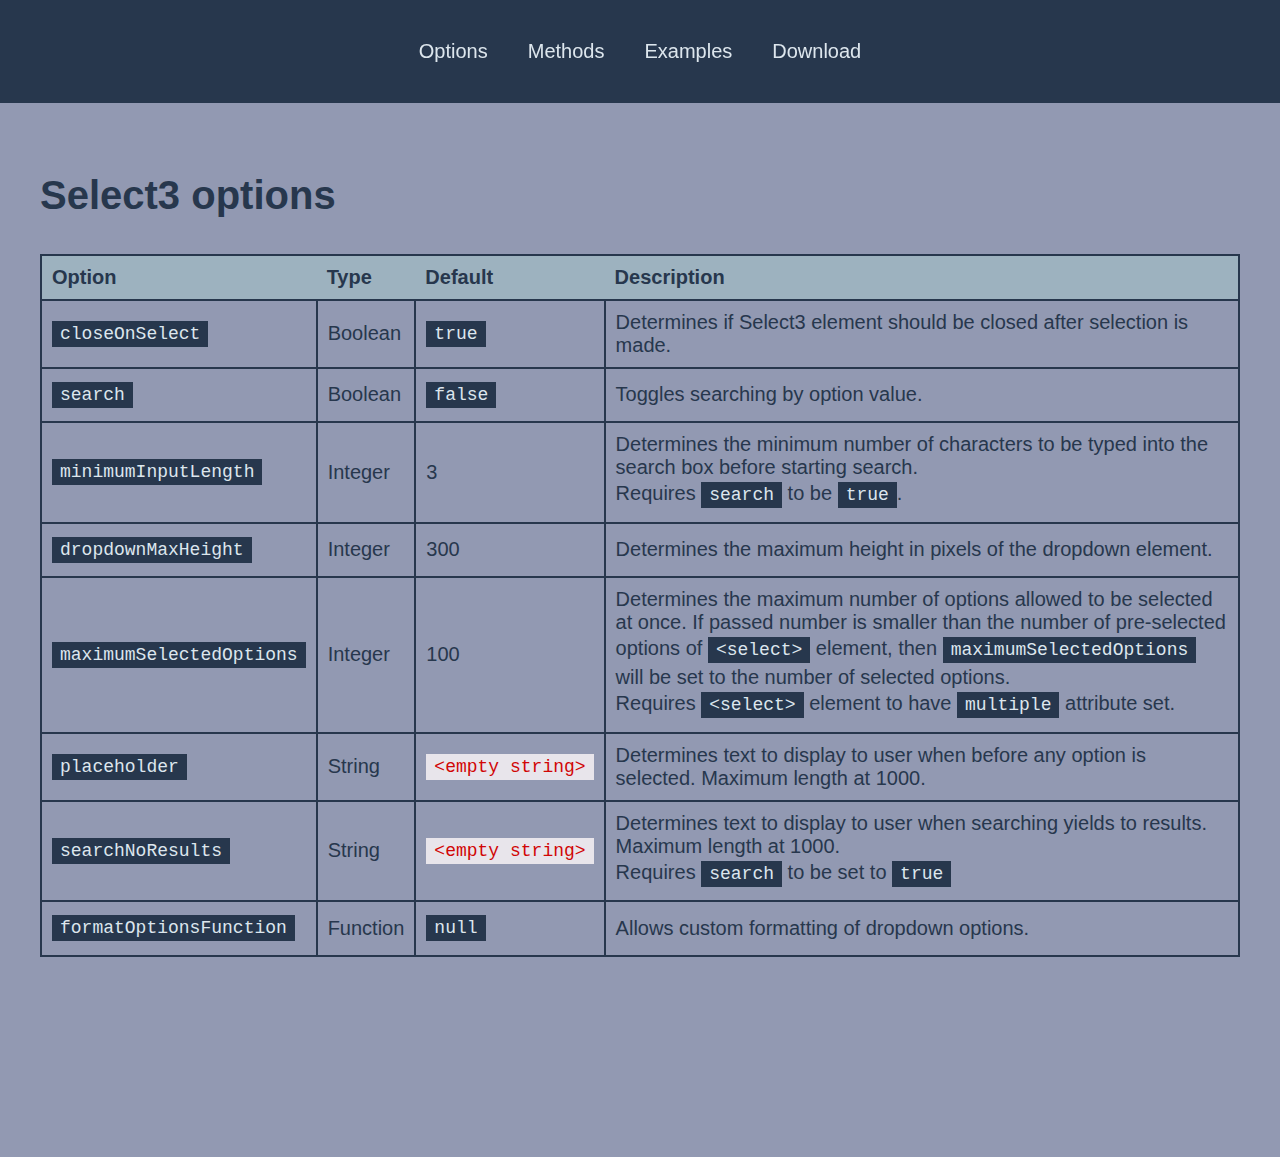
<file: index.html>
<!DOCTYPE html>
<html lang="en">
<head>
    <meta charset="UTF-8">
    <meta name="viewport"
          content="width=device-width, user-scalable=no, initial-scale=1.0, maximum-scale=1.0, minimum-scale=1.0">
    <meta http-equiv="X-UA-Compatible" content="ie=edge">
    <link rel="stylesheet" href="styles.css">
    <title>Select3</title>
</head>
<body>

<header>
    <nav>
        <a href="#">Options</a>
        <a href="methods.html">Methods</a>
        <a href="examples.html">Examples</a>
        <a href="download.html">Download</a>
    </nav>
</header>

<article>
    <h1>Select3 options</h1>

    <table>
        <thead>
            <tr>
                <th>Option</th>
                <th>Type</th>
                <th>Default</th>
                <th>Description</th>
            </tr>
        </thead>
        <tbody>
            <tr>
                <td><code><a href="examples.html#closeOnSelect">closeOnSelect</a></code></td>
                <td>Boolean</td>
                <td><code>true</code></td>
                <td>Determines if Select3 element should be closed after selection is made.</td>
            </tr>
            <tr>
                <td><code><a href="examples.html#search">search</a></code></td>
                <td>Boolean</td>
                <td><code>false</code></td>
                <td>Toggles searching by option value.</td>
            </tr>
            <tr>
                <td><code><a href="examples.html#minimumInputLength">minimumInputLength</a></code></td>
                <td>Integer</td>
                <td>3</td>
                <td>
                    Determines the minimum number of characters to be typed into the search box before starting search.<br/>
                    Requires <code>search</code> to be <code>true</code>.
                </td>
            </tr>
            <tr>
                <td><code><a href="examples.html#dropdownMaxHeight">dropdownMaxHeight</a></code></td>
                <td>Integer</td>
                <td>300</td>
                <td>Determines the maximum height in pixels of the dropdown element.</td>
            </tr>
            <tr>
                <td><code><a href="examples.html#maximumSelectedOptions">maximumSelectedOptions</a></code></td>
                <td>Integer</td>
                <td>100</td>
                <td>
                    Determines the maximum number of options allowed to be selected at once.
                    If passed number is smaller than the number of pre-selected options of <code>&lt;select&gt;</code> element,
                    then <code>maximumSelectedOptions</code> will be set to the number of selected options.<br/>
                    Requires <code>&lt;select&gt;</code> element to have <code>multiple</code> attribute set.
                </td>
            </tr>
            <tr>
                <td><code><a href="examples.html#placeholder">placeholder</a></code></td>
                <td>String</td>
                <td><code class="red">&lt;empty string&gt;</code></td>
                <td>Determines text to display to user when before any option is selected. Maximum length at 1000.</td>
            </tr>
            <tr>
                <td><code><a href="examples.html#searchNoResults">searchNoResults</a></code></td>
                <td>String</td>
                <td><code class="red">&lt;empty string&gt;</code></td>
                <td>
                    Determines text to display to user when searching yields to results. Maximum length at 1000.<br/>
                    Requires <code>search</code> to be set to <code>true</code>
                </td>
            </tr>
            <tr>
                <td><code><a href="examples.html#formatOptionsFunction">formatOptionsFunction</a></code></td>
                <td>Function</td>
                <td><code>null</code></td>
                <td>Allows custom formatting of dropdown options.</td>
            </tr>
        </tbody>
    </table>
</article>

</body>
</html>
</file>
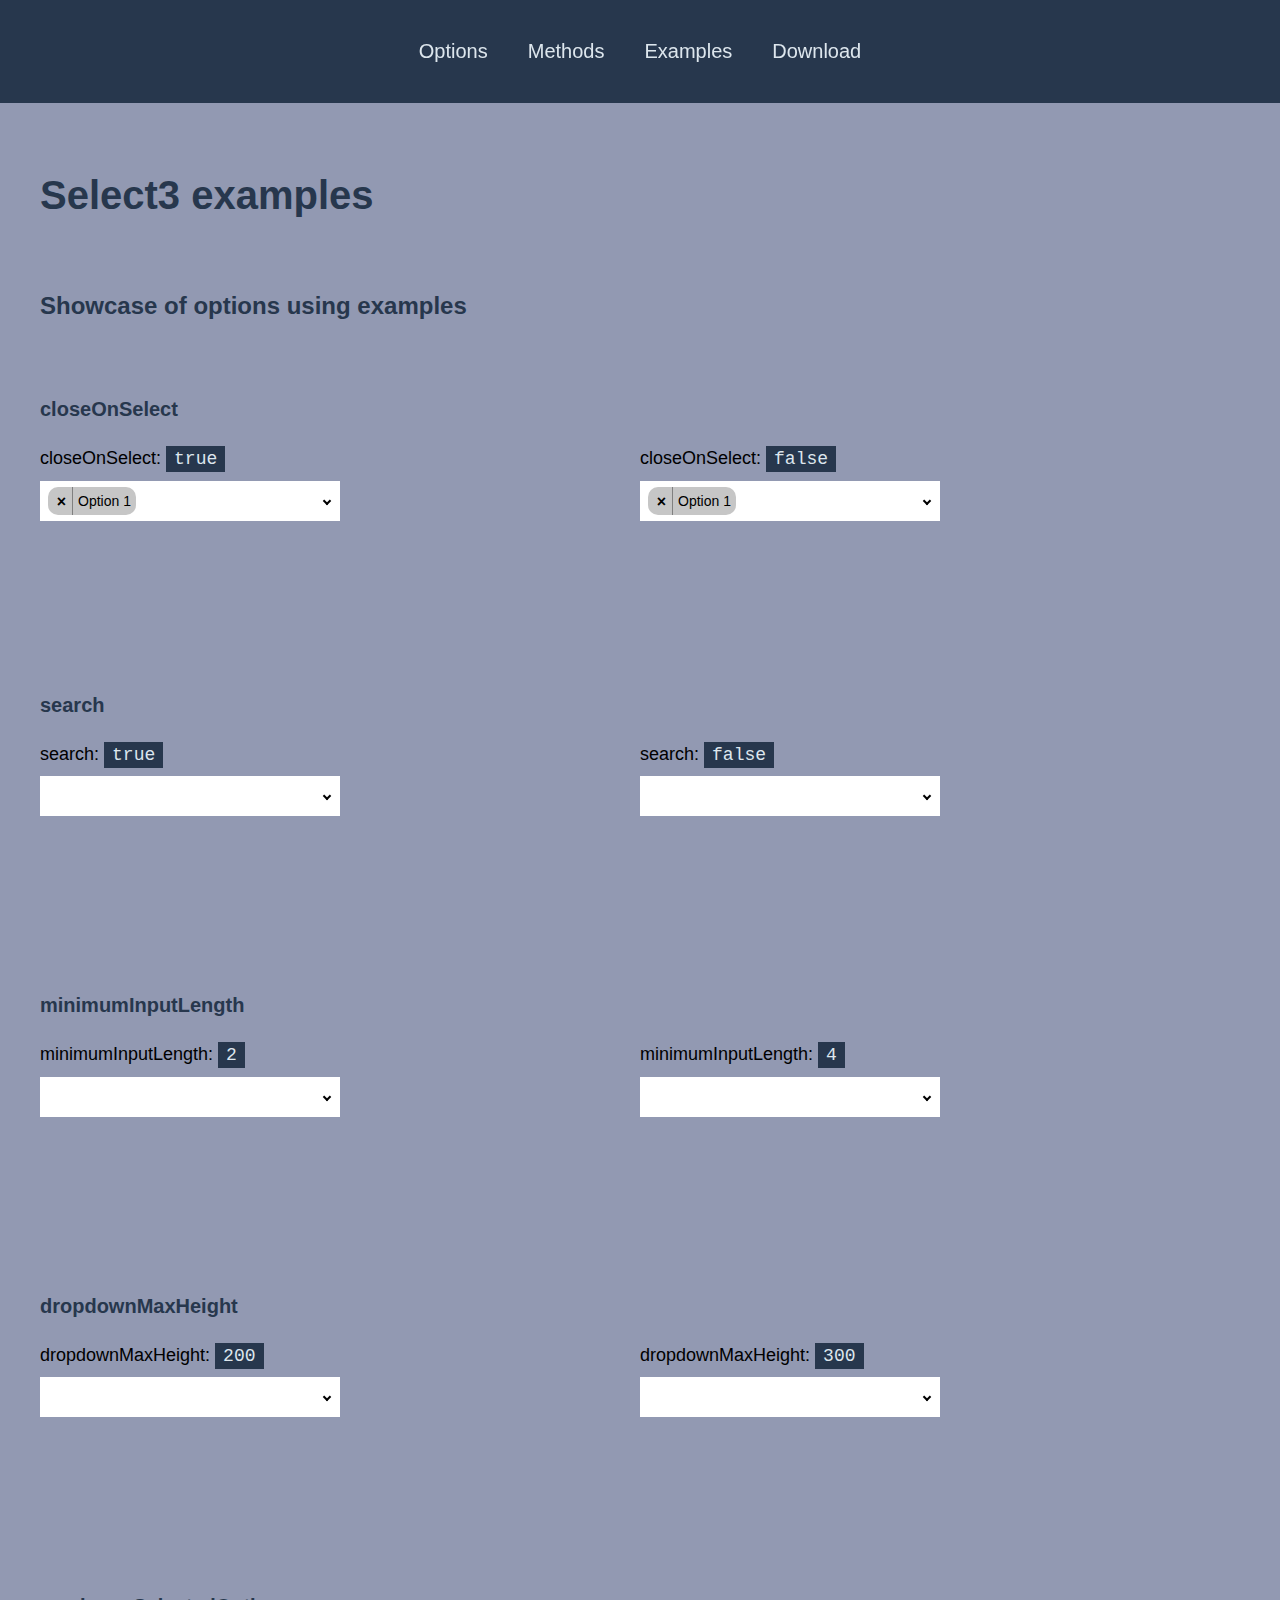
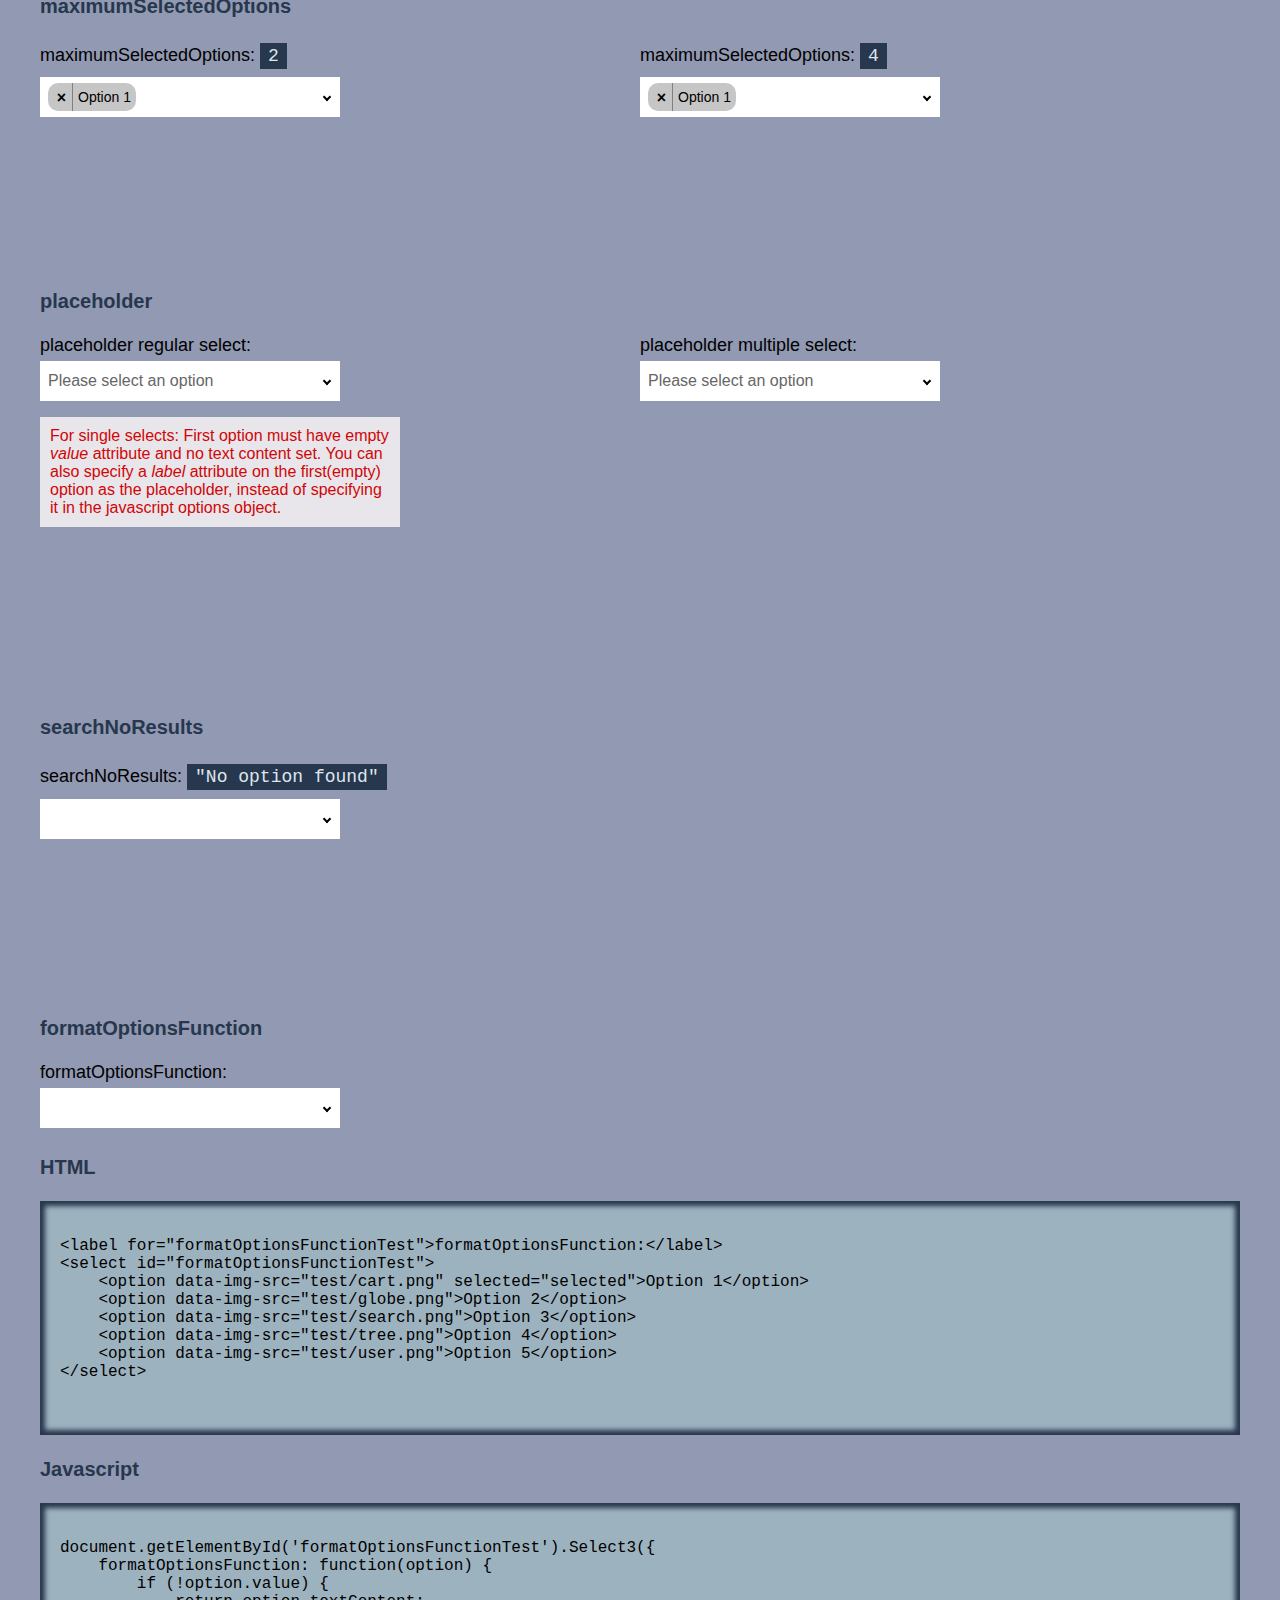
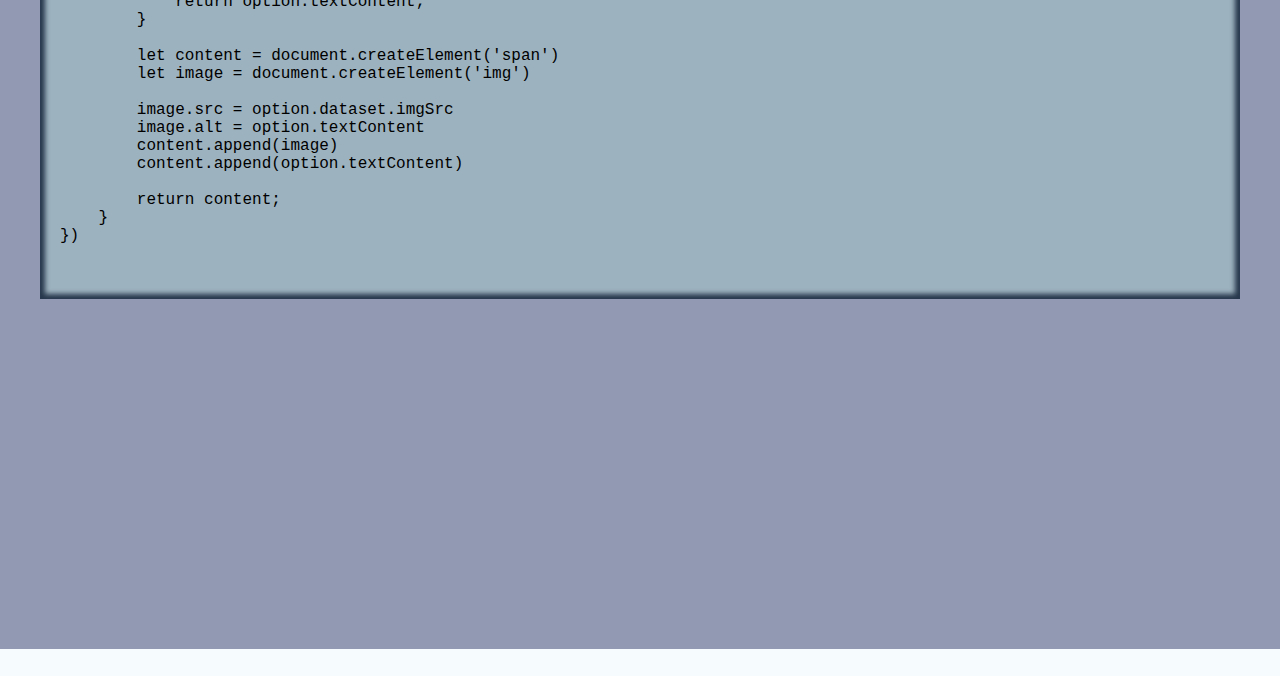
<file: examples.html>
<!DOCTYPE html>
<html lang="en">
<head>
    <meta charset="UTF-8">
    <link rel="stylesheet" href="styles.css">
    <link rel="stylesheet" href="examples.css">
    <link rel="stylesheet" href="select3.css">
    <title>Select3 examples</title>
</head>
<body>

<header>
    <nav>
        <a href="index.html">Options</a>
        <a href="methods.html">Methods</a>
        <a href="#">Examples</a>
        <a href="download.html">Download</a>
    </nav>
</header>

<article>
    <h1>Select3 examples</h1>
</article>

<article>

    <h2>Showcase of options using examples</h2>

    <section class="example">
        <h3 id="closeOnSelect">closeOnSelect</h3>
        <div class="left">
            <label for="example-closeOnSelectTrue">closeOnSelect: <code>true</code></label>
            <select id="example-closeOnSelectTrue" multiple="multiple">
                <option selected="selected">Option 1</option>
                <option>Option 2</option>
                <option>Option 3</option>
                <option>Option 4</option>
                <option>Option 5</option>
            </select>
        </div>
        <div class="right">
            <label for="example-closeOnSelectFalse">closeOnSelect: <code>false</code></label>
            <select id="example-closeOnSelectFalse" multiple="multiple">
                <option selected="selected">Option 1</option>
                <option>Option 2</option>
                <option>Option 3</option>
                <option>Option 4</option>
                <option>Option 5</option>
            </select>
        </div>
    </section>

    <section class="example">
        <h3 id="search">search</h3>
        <div class="left">
            <label for="example-searchTrue">search: <code>true</code></label>
            <select id="example-searchTrue">
                <option selected="selected">Option 1</option>
                <option>Option 2</option>
                <option>Option 3</option>
                <option>Option 4</option>
                <option>Option 5</option>
            </select>
        </div>
        <div class="right">
            <label for="example-searchFalse">search: <code>false</code></label>
            <select id="example-searchFalse">
                <option selected="selected">Option 1</option>
                <option>Option 2</option>
                <option>Option 3</option>
                <option>Option 4</option>
                <option>Option 5</option>
            </select>
        </div>
    </section>

    <section class="example">
        <h3 id="minimumInputLength">minimumInputLength</h3>
        <div class="left">
            <label for="minimumInputLength2">minimumInputLength: <code>2</code></label>
            <select id="minimumInputLength2">
                <option selected="selected">Pomegranate</option>
                <option>Pear</option>
                <option>Grape</option>
                <option>Grapefruit</option>
                <option>Grozdje</option>
            </select>
        </div>
        <div class="right">
            <label for="minimumInputLength4">minimumInputLength: <code>4</code></label>
            <select id="minimumInputLength4">
                <option selected="selected">Pomegranate</option>
                <option>Pear</option>
                <option>Grape</option>
                <option>Grapefruit</option>
                <option>Grozdje</option>
            </select>
        </div>
    </section>

    <section class="example">
        <h3 id="dropdownMaxHeight">dropdownMaxHeight</h3>
        <div class="left">
            <label for="dropdownMaxHeight200">dropdownMaxHeight: <code>200</code></label>
            <select id="dropdownMaxHeight200">
                <option selected="selected">Option 1</option>
                <option>Option 2</option>
                <option>Option 3</option>
                <option>Option 4</option>
                <option>Option 5</option>
                <option>Option 6</option>
                <option>Option 7</option>
                <option>Option 8</option>
            </select>
        </div>
        <div class="right">
            <label for="dropdownMaxHeight300">dropdownMaxHeight: <code>300</code></label>
            <select id="dropdownMaxHeight300">
                <option selected="selected">Option 1</option>
                <option>Option 2</option>
                <option>Option 3</option>
                <option>Option 4</option>
                <option>Option 5</option>
                <option>Option 6</option>
                <option>Option 7</option>
                <option>Option 8</option>
            </select>
        </div>
    </section>

    <section class="example">
        <h3 id="maximumSelectedOptions">maximumSelectedOptions</h3>
        <div class="left">
            <label for="maximumSelectedOptions2">maximumSelectedOptions: <code>2</code></label>
            <select multiple id="maximumSelectedOptions2">
                <option selected="selected">Option 1</option>
                <option>Option 2</option>
                <option>Option 3</option>
                <option>Option 4</option>
                <option>Option 5</option>
            </select>
        </div>
        <div class="right">
            <label for="maximumSelectedOptions4">maximumSelectedOptions: <code>4</code></label>
            <select multiple id="maximumSelectedOptions4">
                <option selected="selected">Option 1</option>
                <option>Option 2</option>
                <option>Option 3</option>
                <option>Option 4</option>
                <option>Option 5</option>
            </select>
        </div>
    </section>

    <section class="example">
        <h3 id="placeholder">placeholder</h3>
        <div class="left">
            <label for="placeholderSingle">placeholder regular select:</label>
            <select id="placeholderSingle">
                <option value=""></option>
                <option value="1">Option 1</option>
                <option value="2">Option 2</option>
                <option value="3">Option 3</option>
                <option value="4">Option 4</option>
                <option value="5">Option 5</option>
            </select>
            <p class="note">
                For single selects: First option must have empty <i>value</i> attribute and no text content set.
                You can also specify a <i>label</i> attribute on the first(empty) option as the placeholder,
                instead of specifying it in the javascript options object.
            </p>
        </div>
        <div class="right">
            <label for="placeholderMultiple">placeholder multiple select:</label>
            <select multiple id="placeholderMultiple">
                <option value="1">Option 1</option>
                <option value="2">Option 2</option>
                <option value="3">Option 3</option>
                <option value="4">Option 4</option>
                <option value="5">Option 5</option>
            </select>
        </div>
    </section>

    <section class="example">
        <h3 id="searchNoResults">searchNoResults</h3>
        <div class="left">
            <label for="searchNoResultsTest">searchNoResults: <code>"No option found"</code></label>
            <select id="searchNoResultsTest">
                <option value="1">Option 1</option>
                <option value="2">Option 2</option>
                <option value="3">Option 3</option>
                <option value="4">Option 4</option>
                <option value="5">Option 5</option>
            </select>
        </div>
    </section>

    <section class="example">
        <h3 id="formatOptionsFunction">formatOptionsFunction</h3>
        <div class="left">
            <label for="formatOptionsFunctionTest">formatOptionsFunction:</label>
            <select id="formatOptionsFunctionTest">
                <option data-img-src="test/cart.png" selected="selected">Option 1</option>
                <option data-img-src="test/globe.png">Option 2</option>
                <option data-img-src="test/search.png">Option 3</option>
                <option data-img-src="test/tree.png">Option 4</option>
                <option data-img-src="test/user.png">Option 5</option>
            </select>
        </div>

        <h3>HTML</h3>
        <output>
                <pre>
&lt;label for=&quot;formatOptionsFunctionTest&quot;&gt;formatOptionsFunction:&lt;/label&gt;
&lt;select id=&quot;formatOptionsFunctionTest&quot;&gt;
    &lt;option data-img-src=&quot;test/cart.png&quot; selected=&quot;selected&quot;&gt;Option 1&lt;/option&gt;
    &lt;option data-img-src=&quot;test/globe.png&quot;&gt;Option 2&lt;/option&gt;
    &lt;option data-img-src=&quot;test/search.png&quot;&gt;Option 3&lt;/option&gt;
    &lt;option data-img-src=&quot;test/tree.png&quot;&gt;Option 4&lt;/option&gt;
    &lt;option data-img-src=&quot;test/user.png&quot;&gt;Option 5&lt;/option&gt;
&lt;/select&gt;
                </pre>
        </output>

        <h3>Javascript</h3>
        <output>
            <pre>
document.getElementById('formatOptionsFunctionTest').Select3({
    formatOptionsFunction: function(option) {
        if (!option.value) {
            return option.textContent;
        }

        let content = document.createElement('span')
        let image = document.createElement('img')

        image.src = option.dataset.imgSrc
        image.alt = option.textContent
        content.append(image)
        content.append(option.textContent)

        return content;
    }
})
            </pre>
        </output>
    </section>
</article>

<script src="select3.min.js"></script>
<script src="examples.js"></script>
</body>
</html>
</file>
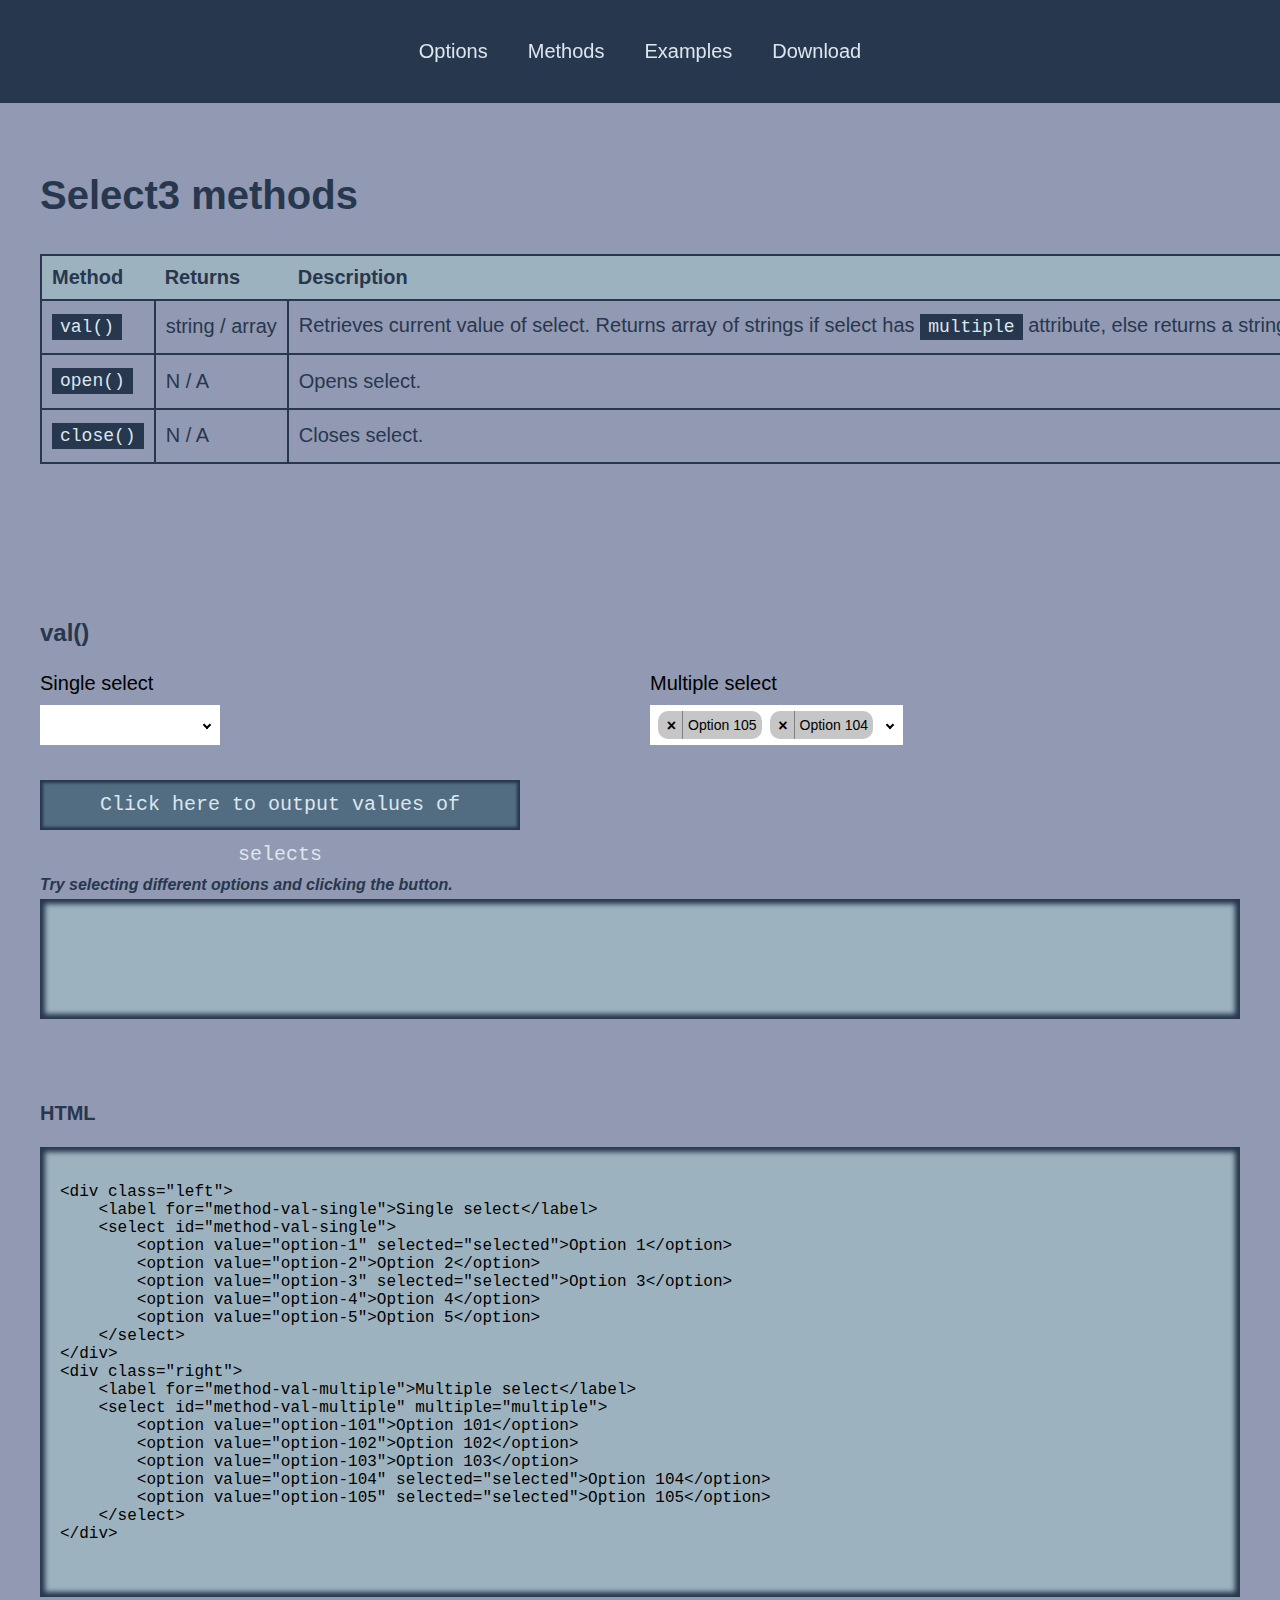
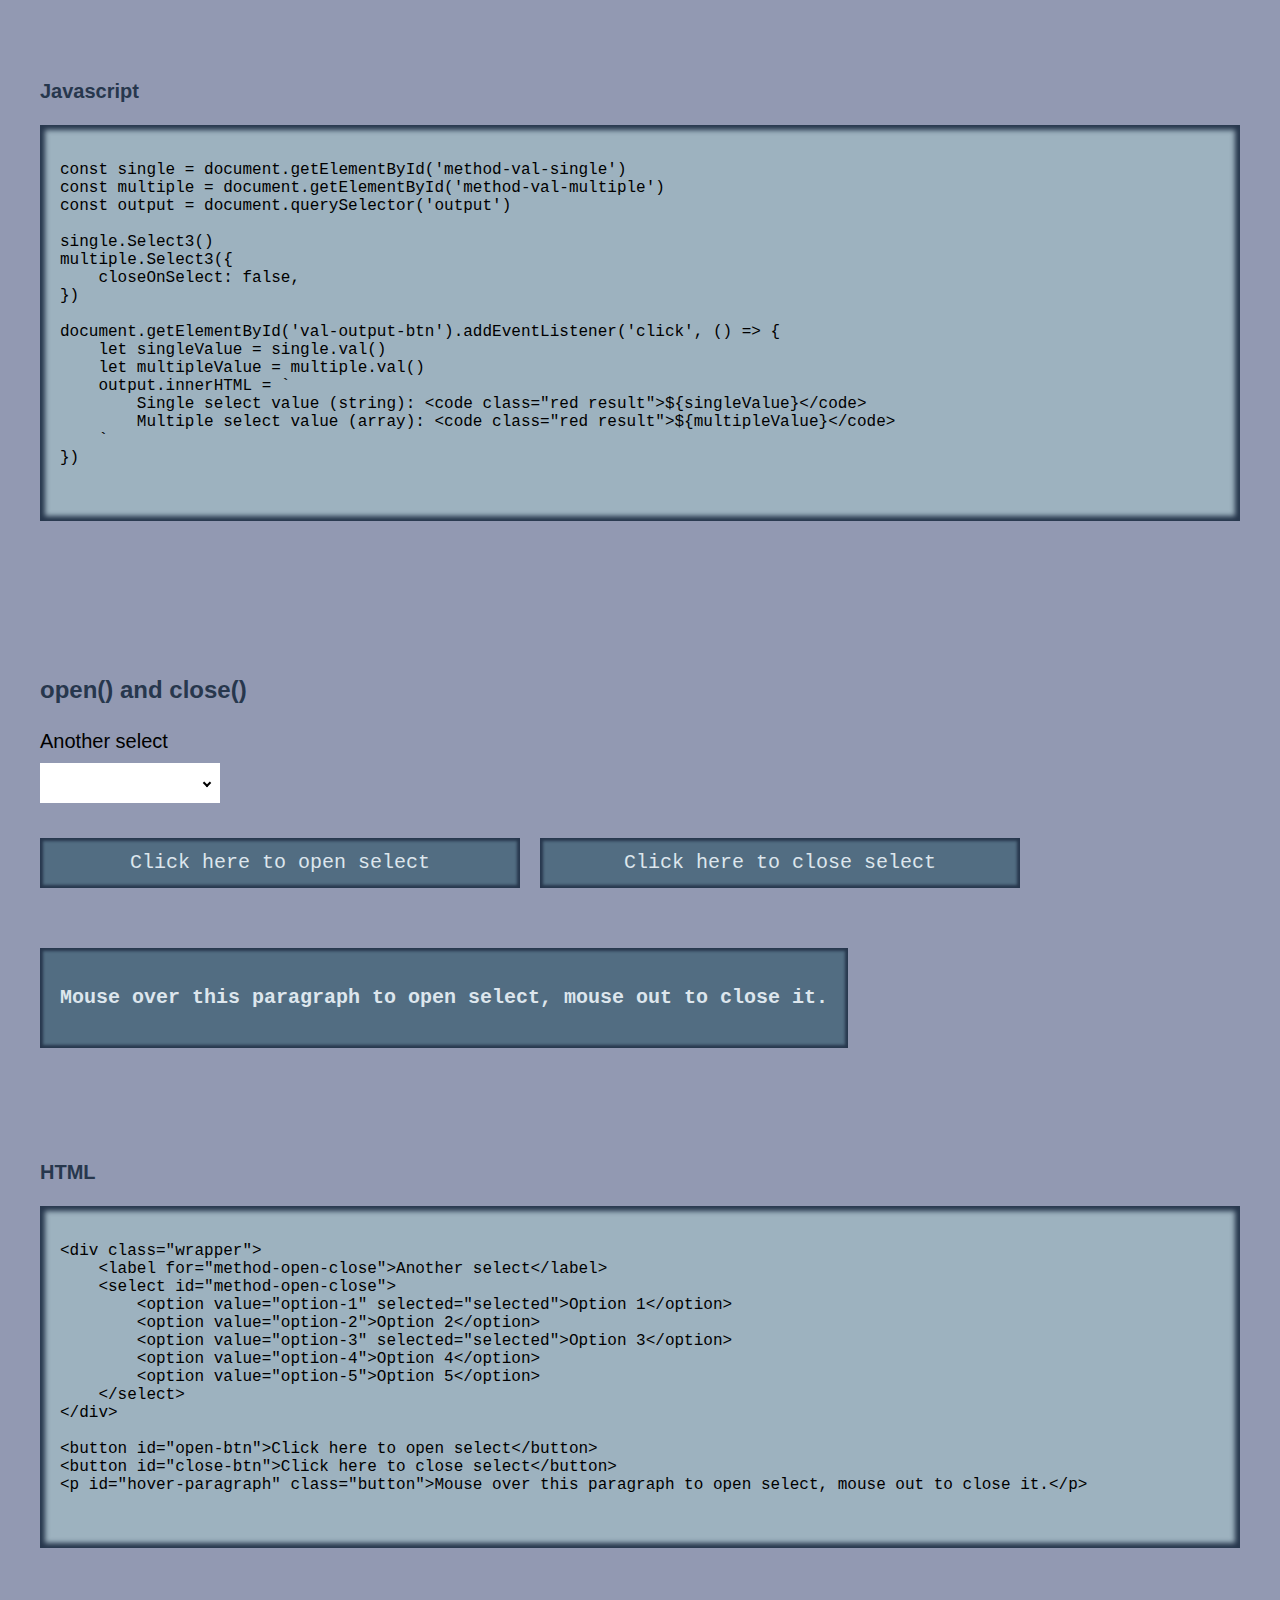
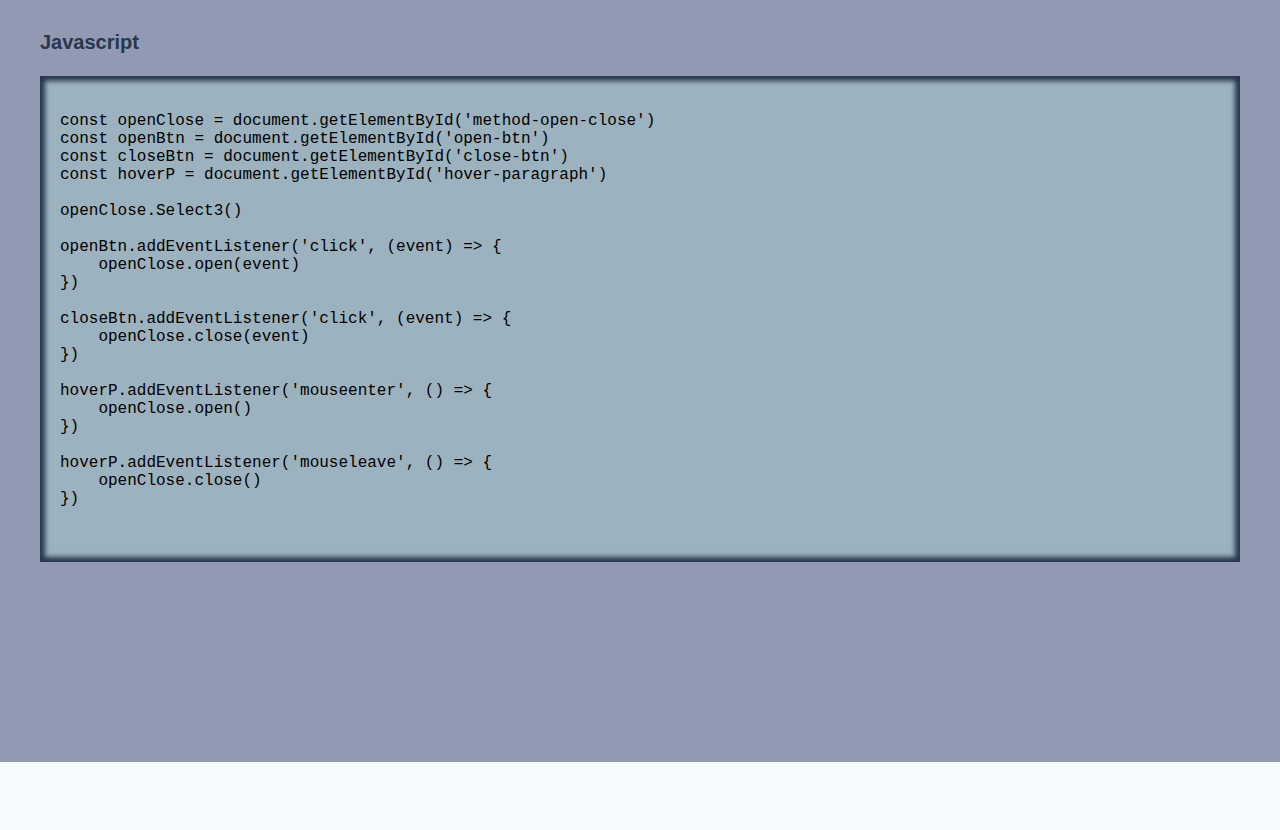
<file: methods.html>
<!DOCTYPE html>
<html lang="en">
<head>
    <meta charset="UTF-8">
    <link rel="stylesheet" href="styles.css">
    <link rel="stylesheet" href="methods.css">
    <link rel="stylesheet" href="select3.css">
    <title>Select3 methods</title>
</head>
<body>

<header>
    <nav>
        <a href="index.html">Options</a>
        <a href="#">Methods</a>
        <a href="examples.html">Examples</a>
        <a href="download.html">Download</a>
    </nav>
</header>

<article>
    <h1>Select3 methods</h1>

    <table>
        <thead>
            <tr>
                <th>Method</th>
                <th>Returns</th>
                <th>Description</th>
            </tr>
        </thead>
        <tbody>
            <tr>
                <td><code><a href="#val">val()</a></code></td>
                <td>string / array</td>
                <td>
                    Retrieves current value of select. Returns array of strings if
                    select has <code>multiple</code> attribute, else returns a string.
                </td>
            </tr>
            <tr>
                <td><code><a href="#open-close">open()</a></code></td>
                <td>N / A</td>
                <td>Opens select.</td>
            </tr>
            <tr>
                <td><code><a href="#open-close">close()</a></code></td>
                <td>N / A</td>
                <td>Closes select.</td>
            </tr>
        </tbody>
    </table>

    <h2 id="val">val()</h2>
    <section class="method">
        <div class="left">
            <label for="method-val-single">Single select</label>
            <select id="method-val-single">
                <option value="option-1" selected="selected">Option 1</option>
                <option value="option-2">Option 2</option>
                <option value="option-3" selected="selected">Option 3</option>
                <option value="option-4">Option 4</option>
                <option value="option-5">Option 5</option>
            </select>
        </div>
        <div class="right">
            <label for="method-val-multiple">Multiple select</label>
            <select id="method-val-multiple" multiple="multiple">
                <option value="option-101">Option 101</option>
                <option value="option-102">Option 102</option>
                <option value="option-103">Option 103</option>
                <option value="option-104" selected="selected">Option 104</option>
                <option value="option-105" selected="selected">Option 105</option>
            </select>
        </div>

        <button id="val-output-btn">Click here to output values of selects</button>

        <p class="note"><i>Try selecting different options and clicking the button.</i></p>
        <output></output>

        <div class="left code">
            <h3>HTML</h3>
            <output>
                <pre>
&lt;div class=&quot;left&quot;&gt;
    &lt;label for=&quot;method-val-single&quot;&gt;Single select&lt;/label&gt;
    &lt;select id=&quot;method-val-single&quot;&gt;
        &lt;option value=&quot;option-1&quot; selected=&quot;selected&quot;&gt;Option 1&lt;/option&gt;
        &lt;option value=&quot;option-2&quot;&gt;Option 2&lt;/option&gt;
        &lt;option value=&quot;option-3&quot; selected=&quot;selected&quot;&gt;Option 3&lt;/option&gt;
        &lt;option value=&quot;option-4&quot;&gt;Option 4&lt;/option&gt;
        &lt;option value=&quot;option-5&quot;&gt;Option 5&lt;/option&gt;
    &lt;/select&gt;
&lt;/div&gt;
&lt;div class=&quot;right&quot;&gt;
    &lt;label for=&quot;method-val-multiple&quot;&gt;Multiple select&lt;/label&gt;
    &lt;select id=&quot;method-val-multiple&quot; multiple=&quot;multiple&quot;&gt;
        &lt;option value=&quot;option-101&quot;&gt;Option 101&lt;/option&gt;
        &lt;option value=&quot;option-102&quot;&gt;Option 102&lt;/option&gt;
        &lt;option value=&quot;option-103&quot;&gt;Option 103&lt;/option&gt;
        &lt;option value=&quot;option-104&quot; selected=&quot;selected&quot;&gt;Option 104&lt;/option&gt;
        &lt;option value=&quot;option-105&quot; selected=&quot;selected&quot;&gt;Option 105&lt;/option&gt;
    &lt;/select&gt;
&lt;/div&gt;
                </pre>
            </output>
        </div>

        <div class="right code">
            <h3>Javascript</h3>
            <output>
                <pre>
const single = document.getElementById('method-val-single')
const multiple = document.getElementById('method-val-multiple')
const output = document.querySelector('output')

single.Select3()
multiple.Select3({
    closeOnSelect: false,
})

document.getElementById('val-output-btn').addEventListener('click', () => {
    let singleValue = single.val()
    let multipleValue = multiple.val()
    output.innerHTML = `
        Single select value (string): &lt;code class="red result"&gt;${singleValue}&lt;/code&gt;
        Multiple select value (array): &lt;code class="red result"&gt;${multipleValue}&lt;/code&gt;
    `
})
                </pre>
            </output>
        </div>
    </section>

    <h2 id="open-close">open() and close()</h2>

    <section class="method">
        <div class="wrapper">
            <label for="method-open-close">Another select</label>
            <select id="method-open-close">
                <option value="option-1" selected="selected">Option 1</option>
                <option value="option-2">Option 2</option>
                <option value="option-3" selected="selected">Option 3</option>
                <option value="option-4">Option 4</option>
                <option value="option-5">Option 5</option>
            </select>
        </div>

        <button id="open-btn">Click here to open select</button>
        <button id="close-btn">Click here to close select</button>
        <p id="hover-paragraph" class="button">Mouse over this paragraph to open select, mouse out to close it.</p>

        <div class="left code">
            <h3>HTML</h3>
            <output>
                <pre>
&lt;div class=&quot;wrapper&quot;&gt;
    &lt;label for=&quot;method-open-close&quot;&gt;Another select&lt;/label&gt;
    &lt;select id=&quot;method-open-close&quot;&gt;
        &lt;option value=&quot;option-1&quot; selected=&quot;selected&quot;&gt;Option 1&lt;/option&gt;
        &lt;option value=&quot;option-2&quot;&gt;Option 2&lt;/option&gt;
        &lt;option value=&quot;option-3&quot; selected=&quot;selected&quot;&gt;Option 3&lt;/option&gt;
        &lt;option value=&quot;option-4&quot;&gt;Option 4&lt;/option&gt;
        &lt;option value=&quot;option-5&quot;&gt;Option 5&lt;/option&gt;
    &lt;/select&gt;
&lt;/div&gt;

&lt;button id=&quot;open-btn&quot;&gt;Click here to open select&lt;/button&gt;
&lt;button id=&quot;close-btn&quot;&gt;Click here to close select&lt;/button&gt;
&lt;p id=&quot;hover-paragraph&quot; class=&quot;button&quot;&gt;Mouse over this paragraph to open select, mouse out to close it.&lt;/p&gt;
                </pre>
            </output>
        </div>

        <div class="right code">
            <h3>Javascript</h3>
            <output>
                <pre>
const openClose = document.getElementById('method-open-close')
const openBtn = document.getElementById('open-btn')
const closeBtn = document.getElementById('close-btn')
const hoverP = document.getElementById('hover-paragraph')

openClose.Select3()

openBtn.addEventListener('click', (event) => {
    openClose.open(event)
})

closeBtn.addEventListener('click', (event) => {
    openClose.close(event)
})

hoverP.addEventListener('mouseenter', () => {
    openClose.open()
})

hoverP.addEventListener('mouseleave', () => {
    openClose.close()
})
                </pre>
            </output>
        </div>

    </section>
</article>

<script src="select3.min.js"></script>
<script src="methods.js"></script>
</body>
</html>
</file>
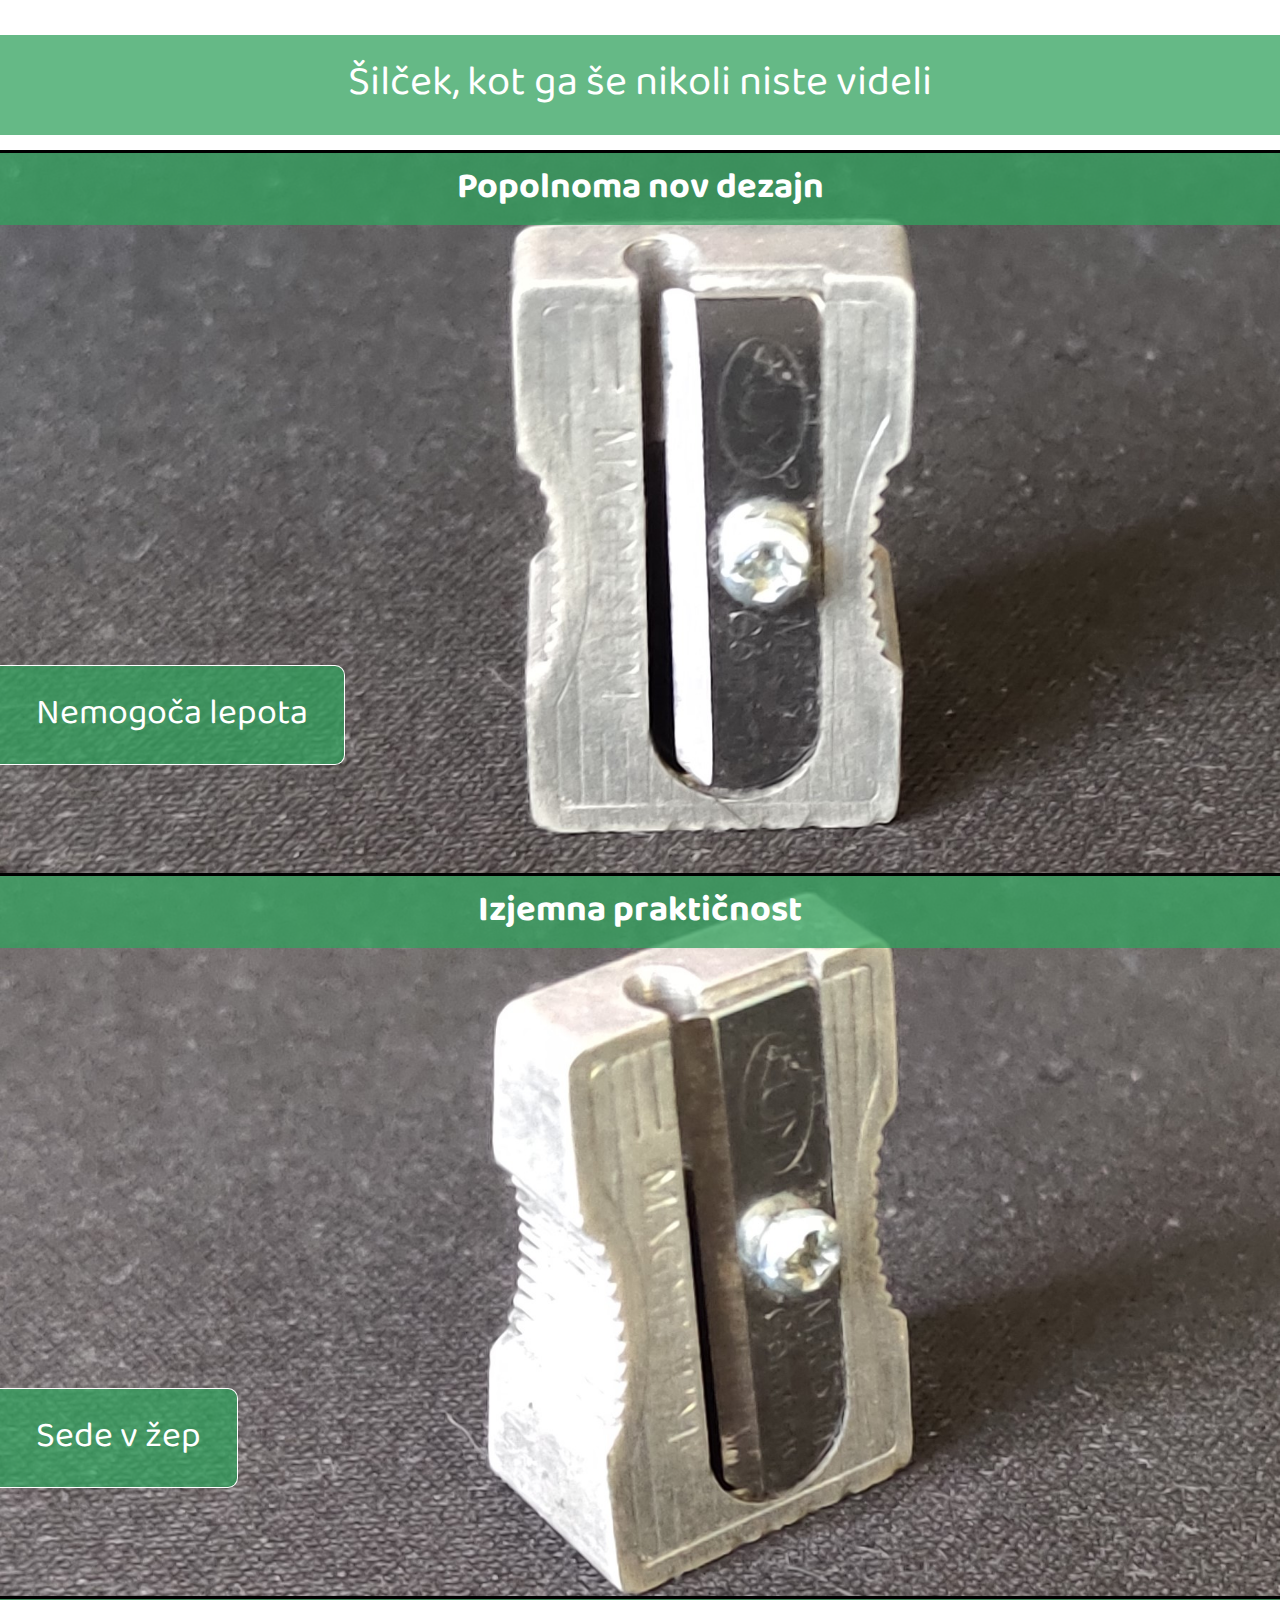
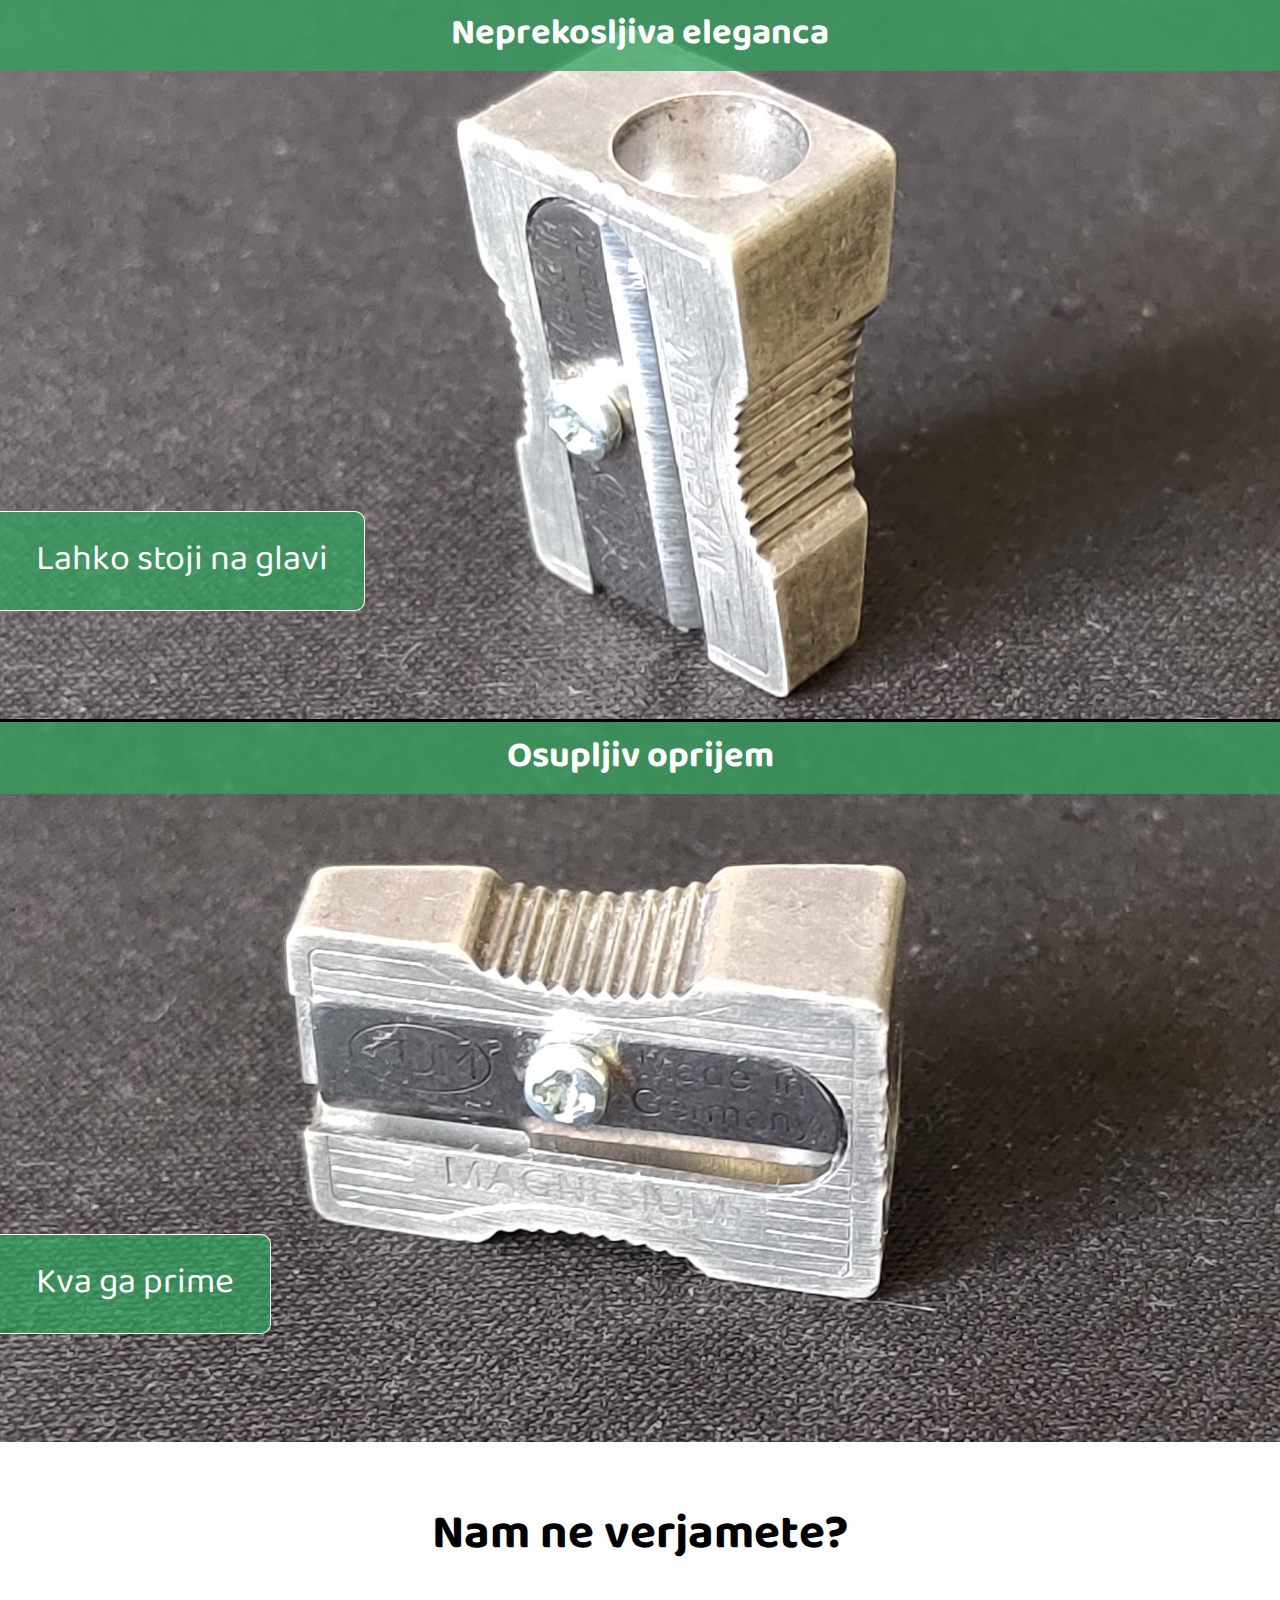
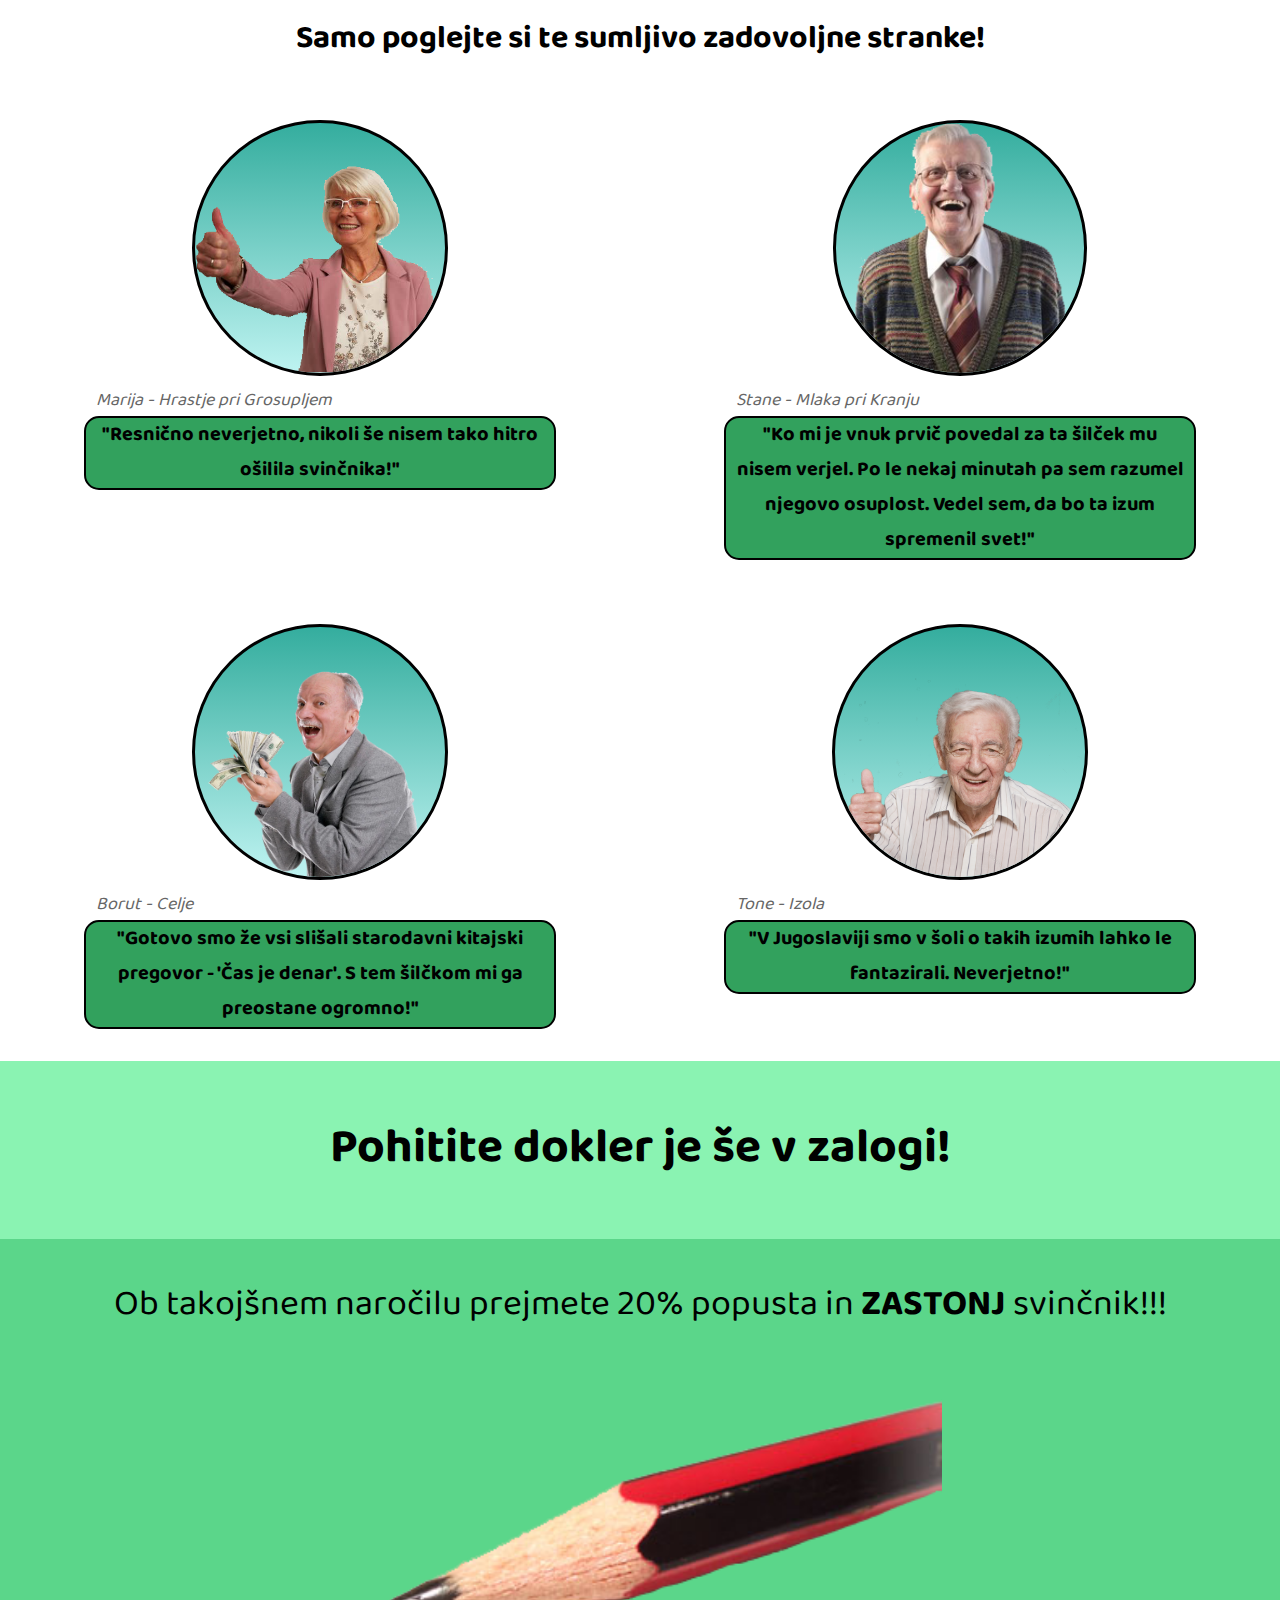
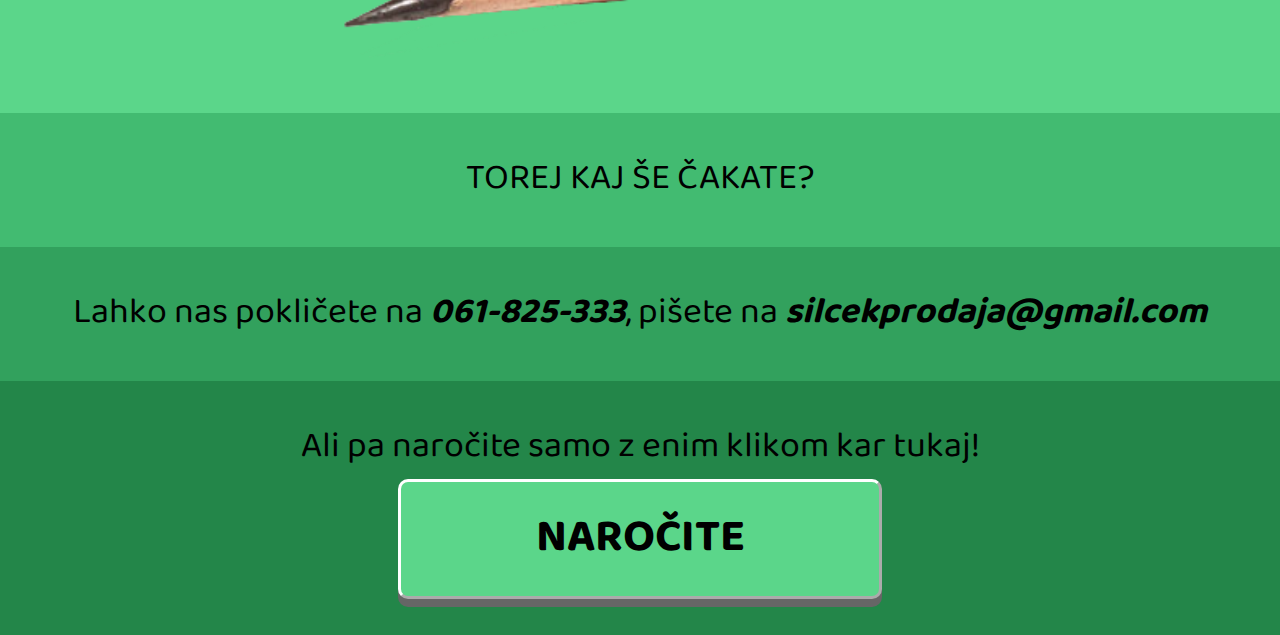
<file: PencilSharpener/sharpener.html>
<!DOCTYPE html>
<html lang="en">
  <head>
    <meta charset="UTF-8" />
    <meta http-equiv="X-UA-Compatible" content="IE=edge" />
    <meta name="viewport" content="width=device-width, initial-scale=1.0" />
    <link rel="stylesheet" href="sharpener.css" />

    <link rel="preconnect" href="https://fonts.googleapis.com" />
    <link rel="preconnect" href="https://fonts.gstatic.com" crossorigin />
    <link
      href="https://fonts.googleapis.com/css2?family=Baloo+Bhaijaan+2:wght@400;500;600&display=swap"
      rel="stylesheet"
    />

    <title>Šilček</title>
  </head>
  <body>
    <div id="video-block">
      <video type="video/mp4" autoplay muted loop id="vid">
        <!--<source src="../Assets/sharpener-vid.mp4" type="video/mp4"/>-->
        <!--Upper src won't work on github pages...it must have the below link -->
        <!--When using on local use above link-->
        <source
          src="https://github.com/beninovak/beninovak.github.io/raw/main/PencilSharpener/Assets/sharpener-vid.mp4"
          type="video/mp4"
        />
      </video>

      <div class="headline">
        <p>Šilček, kot ga še nikoli niste videli</p>
      </div>

      <div class="clickable" id="scroll-btn" onclick="scroll()">
        <img src="Assets/arrow.svg" />
      </div>
    </div>

    <div class="images">
      <div id="first" class="img-description">
        <h1>Popolnoma nov dezajn</h1>
        <div class="img-caption">Nemogoča lepota</div>
      </div>

      <div id="second" class="img-description">
        <h1>Izjemna praktičnost</h1>
        <div class="img-caption">Sede v žep</div>
      </div>

      <div id="third" class="img-description">
        <h1>Neprekosljiva eleganca</h1>
        <div class="img-caption">Lahko stoji na glavi</div>
      </div>

      <div id="fourth" class="img-description">
        <h1>Osupljiv oprijem</h1>
        <div class="img-caption">Kva ga prime</div>
      </div>
    </div>

    <div class="customer-reviews">
      <h1>Nam ne verjamete?</h1>
      <h1>Samo poglejte si te sumljivo zadovoljne stranke!</h1>

      <div class="customer">
        <img src="Assets/babi-se-strinja.png" />

        <div class="customer-name">Marija - Hrastje pri Grosupljem</div>

        <div class="caption">
          "Resnično neverjetno, nikoli še nisem tako hitro ošilila svinčnika!"
        </div>
      </div>

      <div class="customer">
        <img src="Assets/vesel-dedi.png" />

        <div class="customer-name">Stane - Mlaka pri Kranju</div>

        <div class="caption">
          "Ko mi je vnuk prvič povedal za ta šilček mu nisem verjel. Po le nekaj
          minutah pa sem razumel njegovo osuplost. Vedel sem, da bo ta izum
          spremenil svet!"
        </div>
      </div>

      <div class="customer">
        <img src="Assets/rich-dedi.png" />

        <div class="customer-name">Borut - Celje</div>

        <div class="caption">
          "Gotovo smo že vsi slišali starodavni kitajski pregovor - 'Čas je
          denar'. S tem šilčkom mi ga preostane ogromno!"
        </div>
      </div>

      <div class="customer">
        <img src="Assets/vesel-dedi2.png" />

        <div class="customer-name">Tone - Izola</div>

        <div class="caption">
          "V Jugoslaviji smo v šoli o takih izumih lahko le fantazirali.
          Neverjetno!"
        </div>
      </div>
    </div>

    <div class="discount-block">
      <p id="first">Pohitite dokler je še v zalogi!</p>
      <p id="second">
        Ob takojšnem naročilu prejmete 20% popusta in <b>ZASTONJ</b> svinčnik!!!
        <img src="Assets/pencil.png" />
      </p>
      <p id="third">TOREJ KAJ ŠE ČAKATE?</p>
      <p id="fourth">
        Lahko nas pokličete na <span>061-825-333</span>, pišete na
        <span>silcekprodaja@gmail.com</span>
      </p>

      <p id="fifth">
        Ali pa naročite samo z enim klikom kar tukaj!
        <button class="clickable" onclick="displayOrderBlock()">
          NAROČITE
        </button>
      </p>
    </div>

    <form action="#" id="order-form">
      <label for="name">Ime:</label><br />
      <input type="text" id="name" /><br />

      <label for="lastname">Priimek:</label><br />
      <input type="text" id="lastname" /><br />

      <label for="email">E-naslov:</label><br />
      <input type="email" id="email" /><br />

      <label for="number">Telefon:</label><br />
      <input
        type="tel"
        id="number"
        placeholder="Vnesite kot 000-111-222"
      /><br />

      <label for="address">Naslov:</label><br />
      <input type="text" id="address" /><br />

      <label for="postcode">Poštna št.:</label><br />
      <input type="number" id="postcode" /><br />

      <label for="city">Kraj:</label><br />
      <input type="text" id="city" /><br />

      <p>Način plačila</p>

      <input
        class="clickable"
        id="creditcard"
        type="radio"
        name="paymentoption"
        value="creditcard"
      />
      <label class="clickable" for="creditcard">Kreditna kartica</label>

      <input
        class="clickable"
        id="paypal"
        type="radio"
        name="paymentoption"
        value="paypal"
      />
      <label class="clickable" for="paypal">Paypal</label><br />

      <input class="clickable" type="submit" id="submit" value="NAROČI" />
    </form>

    <script src="sharpener.js"></script>
  </body>
</html>
</file>
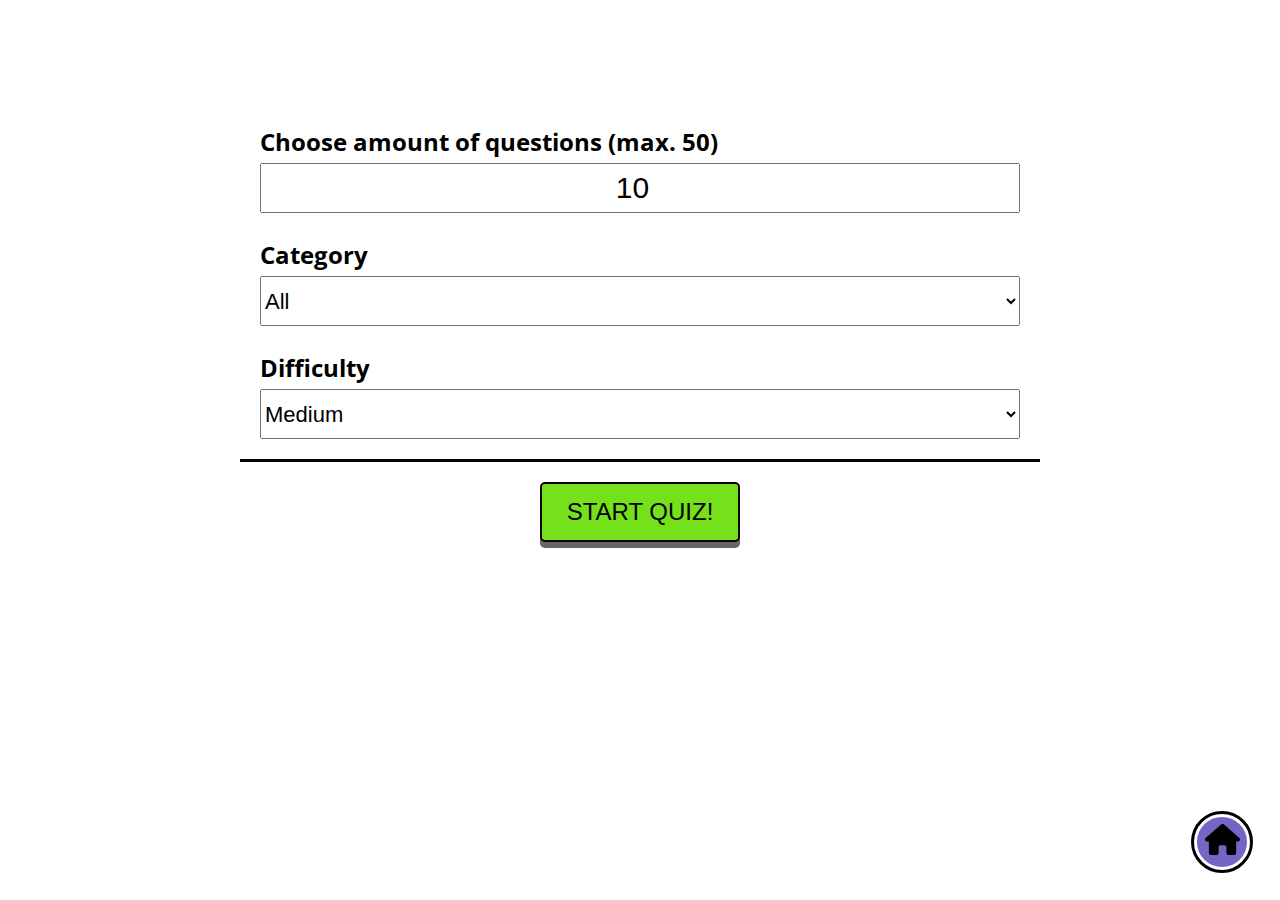
<file: Quiz/quiz.html>
<!DOCTYPE html>
<html lang="en">
<head>
    <meta charset="UTF-8">
    <meta http-equiv="X-UA-Compatible" content="IE=edge">
    <meta name="viewport" content="width=device-width, initial-scale=1.0">
    <link rel="stylesheet" href="quiz.css">
    <link rel="preconnect" href="https://fonts.googleapis.com">
    <link rel="preconnect" href="https://fonts.gstatic.com" crossorigin>
    <link href="https://fonts.googleapis.com/css2?family=Open+Sans:ital,wght@0,400;0,500;0,600;1,400;1,500;1,600&display=swap" rel="stylesheet">
    <title>Quiz</title>
</head>
<body>

    <div class="form-container container">
        <form id="quiz-options">
            <div class="option">
                <label for="question-amount">Choose amount of questions (max. 50)</label>
                <input name="question-amount" id="question-amount" type="number" value="10" min="10" max="20">
            </div>
        
            <div class="option">
                <label for="category-select">Category</label>
                <select name="category" name="category" id="category-select">
                    <option selected value="All">All</option>
                </select>
            </div>

            <div class="option">
                <label for="difficulty-select">Difficulty</label>
                <select name="difficulty" name="difficulty" id="difficulty-select">
                    <option value="easy">Easy</option>
                    <option selected value="medium">Medium</option>
                    <option value="hard">Hard</option>
                </select>
            </div>
        </form>
    </div>

    <div id="quiz" class="container">
        <h1 id="question"></h1>

        <div class="form-group hide">
            <input id="answer1" type="radio" name="quiz"/>
            <label for="answer1" class="answer"></label>
        </div>

        <div class="form-group hide">
            <input id="answer2" type="radio" name="quiz"/>
            <label for="answer2" class="answer"></label>
        </div>

        <div class="form-group hide">
            <input id="answer3" type="radio" name="quiz"/>
            <label for="answer3" class="answer"></label>
        </div>

        <div class="form-group hide">
            <input id="answer4" type="radio" name="quiz"/>
            <label for="answer4" class="answer"></label>
        </div>

        <div class="hide" id="warning">You must select an answer before proceeding to the next question!</div>

        <button class="controls" id="start-btn">START QUIZ!</button>
        <button class="controls hide" id="next-btn">NEXT</button>
        <button class="controls hide" id="submit-btn">SUBMIT</button>
        <button class="controls hide" id="check-answers-btn">RESULTS</button>
        
    </div>

    <script type="module" src="../Quiz/submitQuiz.js"></script>
    <script src="quiz.js"></script>
    <script src="../homeButton.js"></script>
    
</body>
</html>
</file>
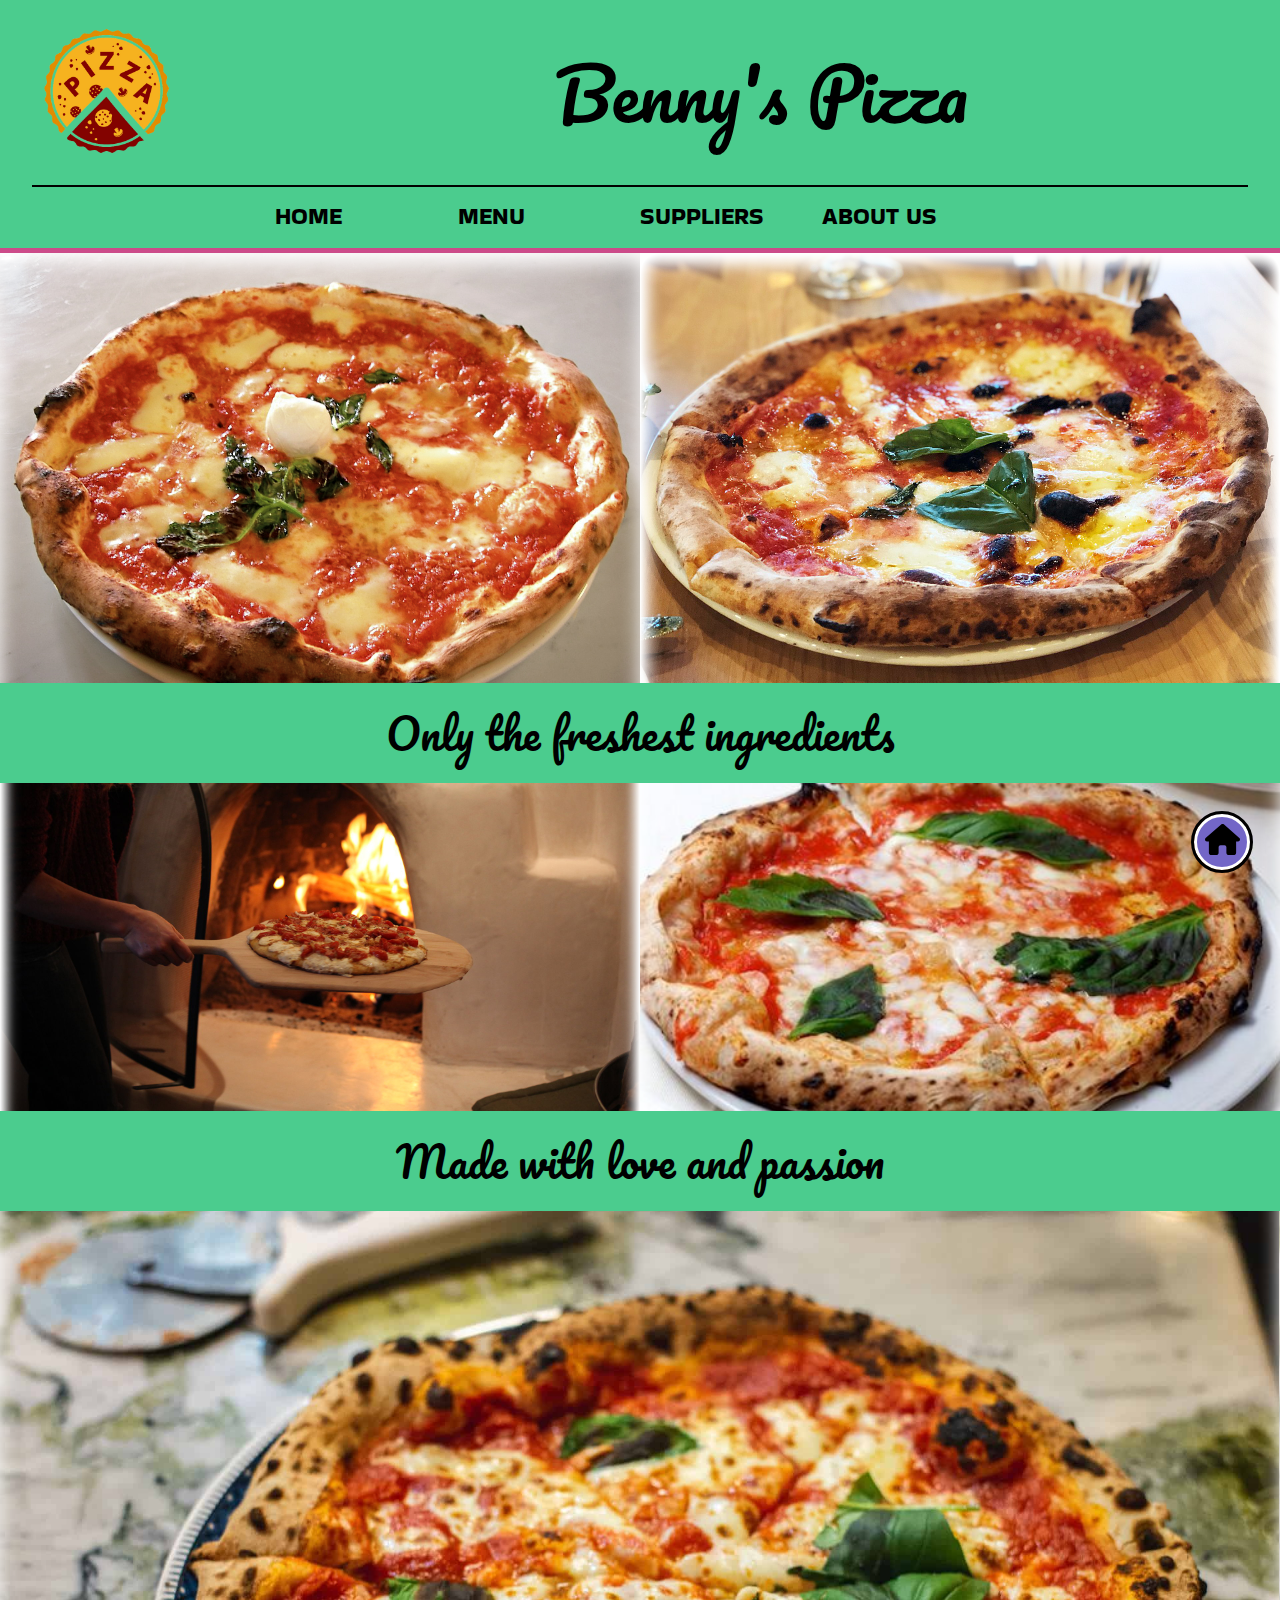
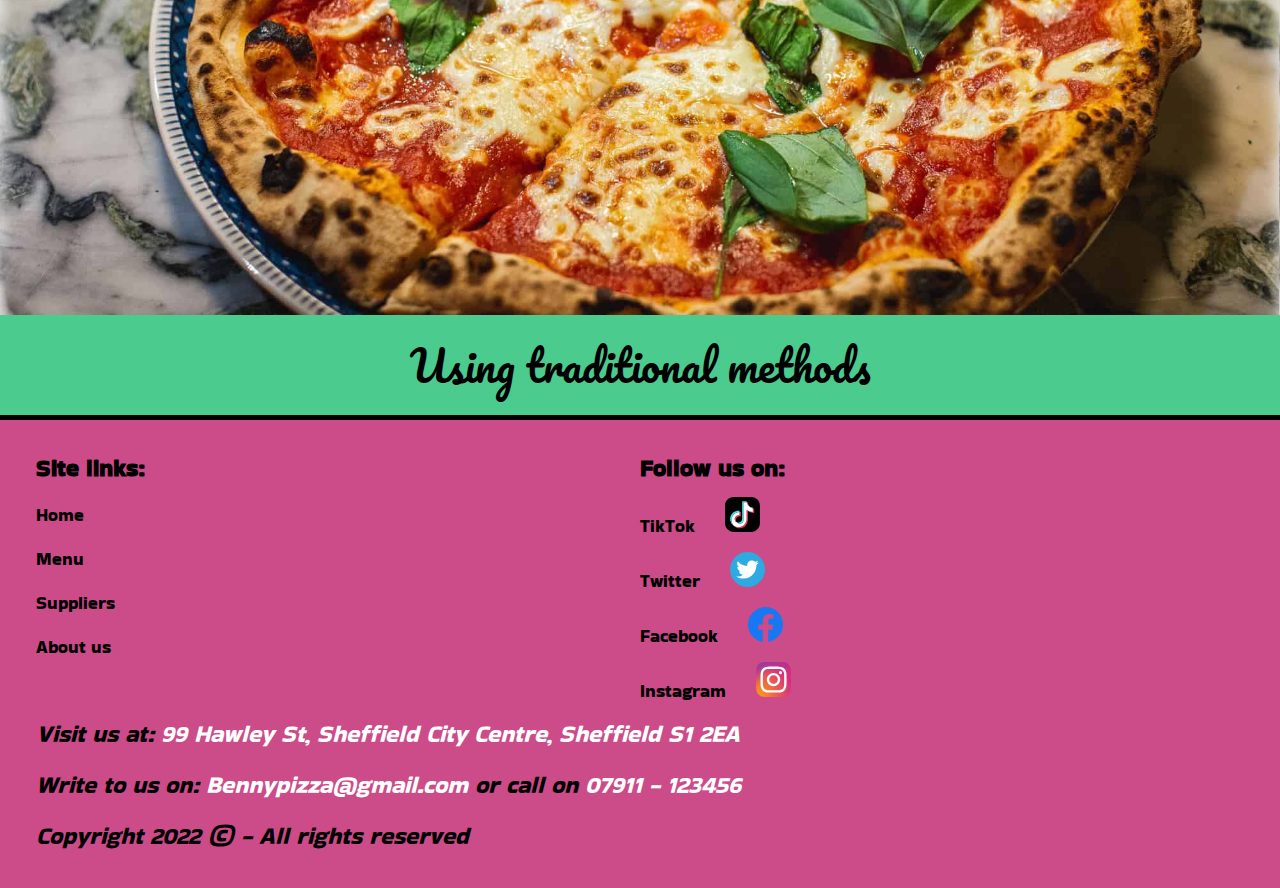
<file: Restaurant/restaurant.html>
<!DOCTYPE html>
<html lang="en">

<head>
    <meta charset="UTF-8">
    <meta http-equiv="X-UA-Compatible" content="IE=edge">
    <meta name="viewport" content="width=device-width, initial-scale=1.0">
    <link rel="stylesheet" href="BasicStyles/basic.css" type="text/css">
    <link rel="stylesheet" href="Styles/home.css" type="text/css">
    <link rel="preconnect" href="https://fonts.googleapis.com">
    <link rel="preconnect" href="https://fonts.gstatic.com" crossorigin>
    <link href="https://fonts.googleapis.com/css2?family=Bakbak+One&family=Dancing+Script:wght@500;700&family=Pacifico&display=swap" rel="stylesheet">

    <title>Benny's pizza</title>
</head>

<body>

    <header>
        <nav class="container">
          <div class="logo">
            <img src="Imgs/Pizzeria-logo.png" href="restaurant.html" />
          </div>
          <div class="slogan">Benny's Pizza</div>
  
          <div class="links container">
            <a href="restaurant.html">HOME</a>
            <a href="menu.html">MENU</a>
            <a href="suppliers.html">SUPPLIERS</a>
            <a href="about.html">ABOUT US</a>
          </div>
        </nav>
      </header>

    <div id="content">
        <div class="main-home container">
            <div class="block" id="img1">
                <img src="Imgs/pizza1.jpg">
                <div class="text">Only the freshest ingredients</div>
            </div>
            
            <div class="block" id="img2">
                <img src="Imgs/pizza2.jpg">
                <div class="text">Made with love and passion</div>
            </div>
        
            <div class="block" id="img3">
                <img src="Imgs/pizza3.jpg">
                <div class="text" id="first">Using traditional methods</div>
                <div class="text" id="second">Made with love and passion</div>
            </div>
        
            <div class="block" id="img4"><img src="Imgs/pizza4.jpg"></div>
        
            <div class="block" id="img5">
                <img src="Imgs/pizza5.jpg">
                <div class="text">Using traditional methods</div>
            </div>
        </div>
    </div>

    <footer class="container">
        <div class="site-links">
          <p><b>Site links:</b></p>
          <p><a href="restaurant.html">Home</a></p>
          <p><a href="menu.html">Menu</a></p>
          <p><a href="suppliers.html">Suppliers</a></p>
          <p><a href="about.html">About us</a></p>
        </div>
  
        <div class="follow-us">
          <p><b>Follow us on:</b></p>
  
          <p>
            <i><a href="#">TikTok</a></i>
            <a href="#"><img src="Icons/Tiktok.svg" /></a>
          </p>
          <p>
            <i><a href="#">Twitter</a></i>
            <a href="#"><img src="Icons/Twitter.svg" /></a>
          </p>
          <p>
            <i><a href="#">Facebook</a></i>
            <a href="#"><img src="Icons/Facebook.svg" /></a>
          </p>
          <p>
            <i><a href="#">Instagram</a></i>
            <a href="#"><img src="Icons/Instagram.svg" /></a>
          </p>
        </div>
  
        <div class="address">
          Visit us at:
          <span>99 Hawley St, Sheffield City Centre, Sheffield S1 2EA</span>
        </div>
  
        <div class="contact">
          Write to us on: <span>Bennypizza@gmail.com</span> or call on
          <span>07911&nbsp-&nbsp123456</span>
        </div>
  
        <div class="copyright">Copyright 2022 &#169; - All rights reserved</div>
      </footer>
      <script src="../homeButton.js"></script>
</body>
</html>
</file>
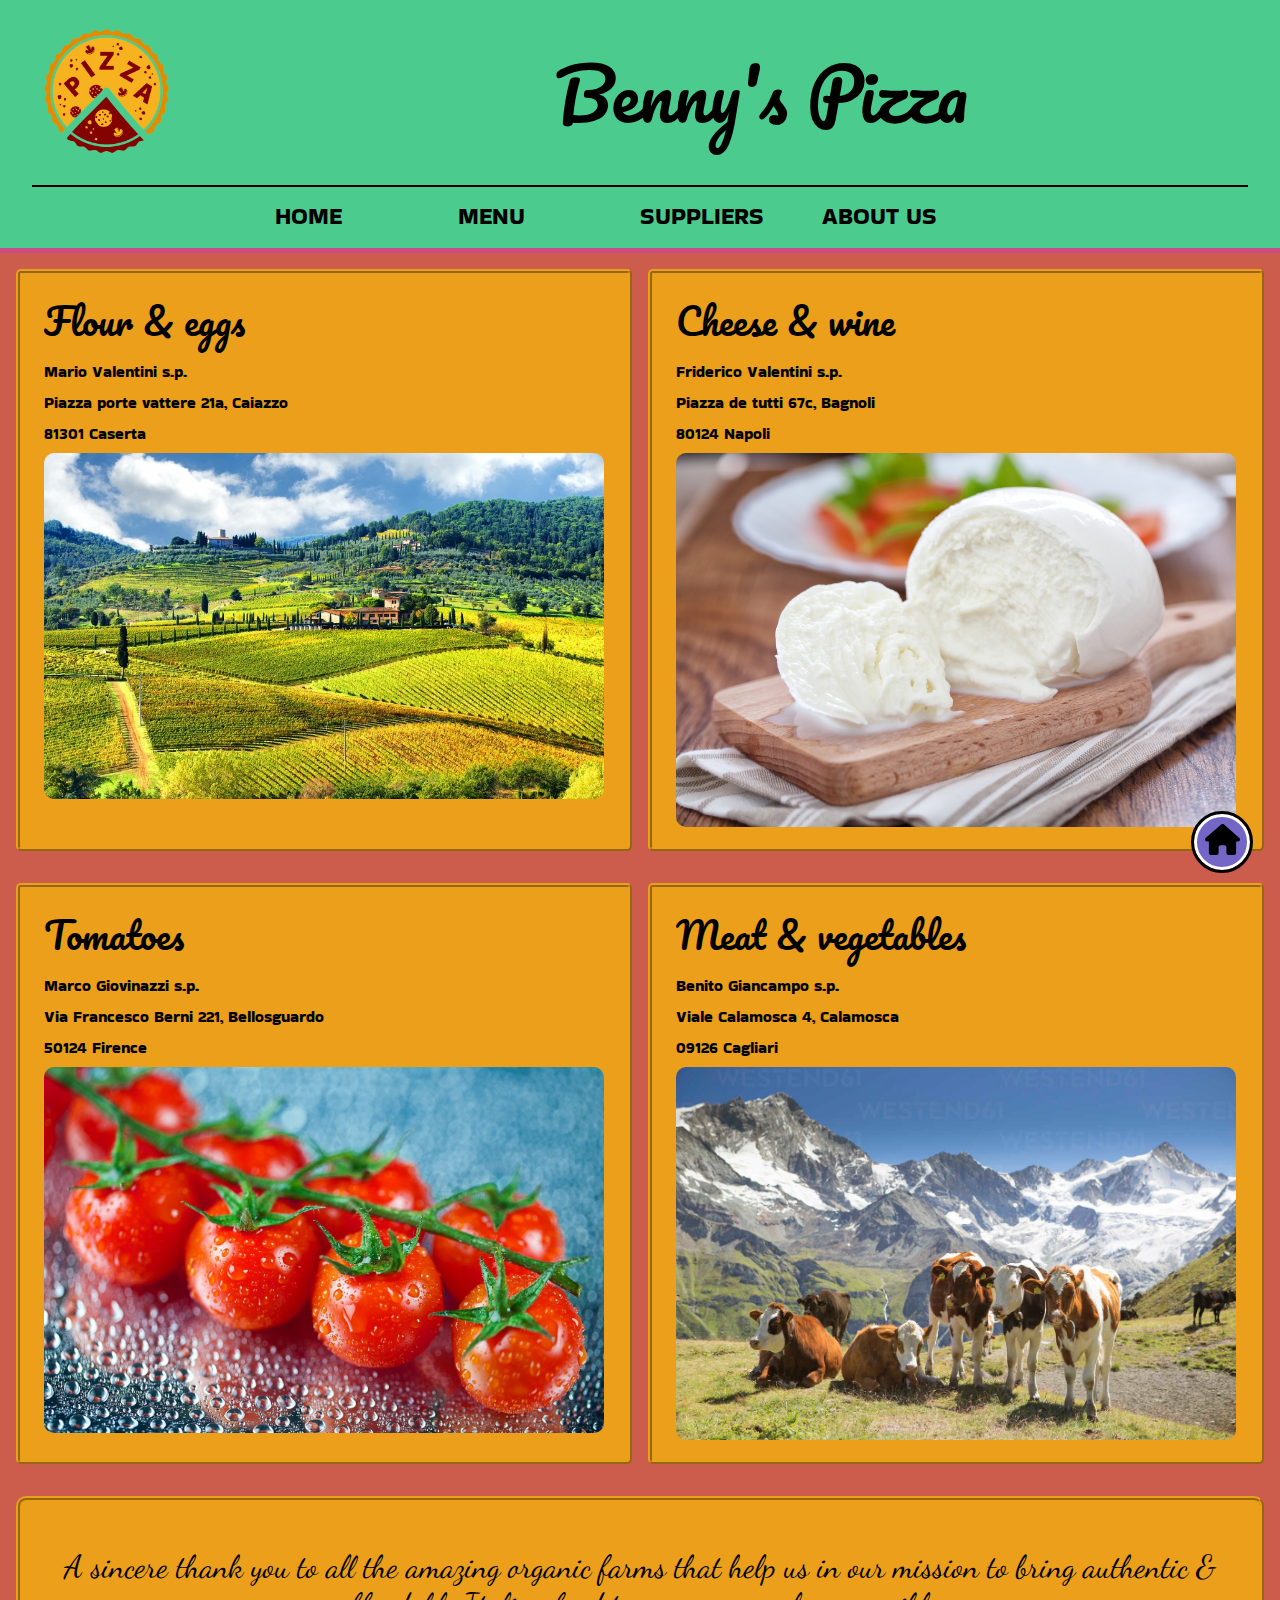
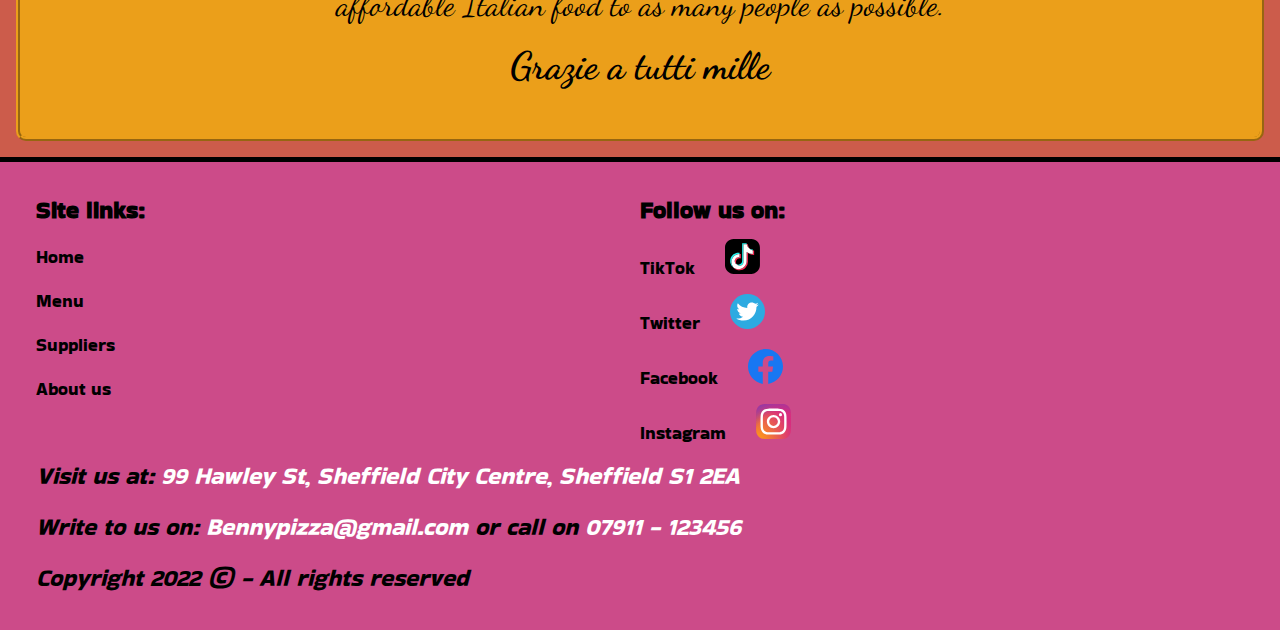
<file: Restaurant/suppliers.html>
<!DOCTYPE html>
<html lang="en">
  <head>
    <meta charset="UTF-8" />
    <meta http-equiv="X-UA-Compatible" content="IE=edge" />
    <meta name="viewport" content="width=device-width, initial-scale=1.0" />
    <link rel="stylesheet" href="BasicStyles/basic.css" type="text/css" />
    <link rel="stylesheet" href="Styles/suppliers.css" type="text/css" />
    <link rel="preconnect" href="https://fonts.googleapis.com" />
    <link rel="preconnect" href="https://fonts.gstatic.com" crossorigin />
    <link
      href="https://fonts.googleapis.com/css2?family=Bakbak+One&family=Dancing+Script:wght@500;700&family=Pacifico&display=swap"
      rel="stylesheet"
    />

    <title>Our suppliers</title>
  </head>

  <body>
    <header>
      <nav class="container">
        <div class="logo">
          <img src="Imgs/Pizzeria-logo.png" href="restaurant.html" />
        </div>
        <div class="slogan">Benny's Pizza</div>

        <div class="links container">
          <a href="restaurant.html">HOME</a>
          <a href="menu.html">MENU</a>
          <a href="suppliers.html">SUPPLIERS</a>
          <a href="about.html">ABOUT US</a>
        </div>
      </nav>
    </header>

    <div id="content">
      <div class="main-suppliers container">
        <div class="supplier">
          <div class="supply">Flour & eggs</div>
          <div class="supplier-info">
            <div class="address">
              <p>Mario Valentini s.p.</p>
              <p>Piazza porte vattere 21a, Caiazzo</p>
              <p>81301 Caserta</p>
            </div>

            <a href="https://www.MarioValentini.com">
              <img src="Imgs/italy farm1.jpg" />
            </a>
          </div>
        </div>

        <div class="supplier">
          <div class="supply">Cheese & wine</div>
          <div class="supplier-info">
            <div class="address">
              <p>Friderico Valentini s.p.</p>
              <p>Piazza de tutti 67c, Bagnoli</p>
              <p>80124 Napoli</p>
            </div>

            <a href="https://www.FridericoValentini.com">
              <img src="Imgs/italy farm2.jpg" />
            </a>
          </div>
        </div>

        <div class="supplier">
          <div class="supply">Tomatoes</div>
          <div class="supplier-info">
            <div class="address">
              <p>Marco Giovinazzi s.p.</p>
              <p>Via Francesco Berni 221, Bellosguardo</p>
              <p>50124 Firence</p>
            </div>

            <a href="https://www.MarcoGiovinazzi.com">
              <img src="Imgs/italy farm3.jpg" />
            </a>
          </div>
        </div>

        <div class="supplier">
          <div class="supply">Meat & vegetables</div>
          <div class="supplier-info">
            <div class="address">
              <p>Benito Giancampo s.p.</p>
              <p>Viale Calamosca 4, Calamosca</p>
              <p>09126 Cagliari</p>
            </div>

            <a href="https://www.BenitoGiancampo.com">
              <img src="Imgs/italy farm4.jpg" />
            </a>
          </div>
        </div>

        <div class="thanks">
          <p>
            A sincere thank you to all the amazing organic farms that help us in
            our mission to bring authentic & affordable Italian food to as many
            people as possible.
            <span>Grazie&nbspa&nbsptutti&nbspmille</span>
          </p>
        </div>
      </div>
    </div>

    <footer class="container">
      <div class="site-links">
        <p><b>Site links:</b></p>
        <p><a href="restaurant.html">Home</a></p>
        <p><a href="menu.html">Menu</a></p>
        <p><a href="suppliers.html">Suppliers</a></p>
        <p><a href="about.html">About us</a></p>
      </div>

      <div class="follow-us">
        <p><b>Follow us on:</b></p>

        <p>
          <i><a href="#">TikTok</a></i>
          <a href="#"><img src="Icons/Tiktok.svg" /></a>
        </p>
        <p>
          <i><a href="#">Twitter</a></i>
          <a href="#"><img src="Icons/Twitter.svg" /></a>
        </p>
        <p>
          <i><a href="#">Facebook</a></i>
          <a href="#"><img src="Icons/Facebook.svg" /></a>
        </p>
        <p>
          <i><a href="#">Instagram</a></i>
          <a href="#"><img src="Icons/Instagram.svg" /></a>
        </p>
      </div>

      <div class="address">
        Visit us at:
        <span>99 Hawley St, Sheffield City Centre, Sheffield S1 2EA</span>
      </div>

      <div class="contact">
        Write to us on: <span>Bennypizza@gmail.com</span> or call on
        <span>07911&nbsp-&nbsp123456</span>
      </div>

      <div class="copyright">Copyright 2022 &#169; - All rights reserved</div>
    </footer>
    <script src="../homeButton.js"></script>
  </body>
</html>
</file>
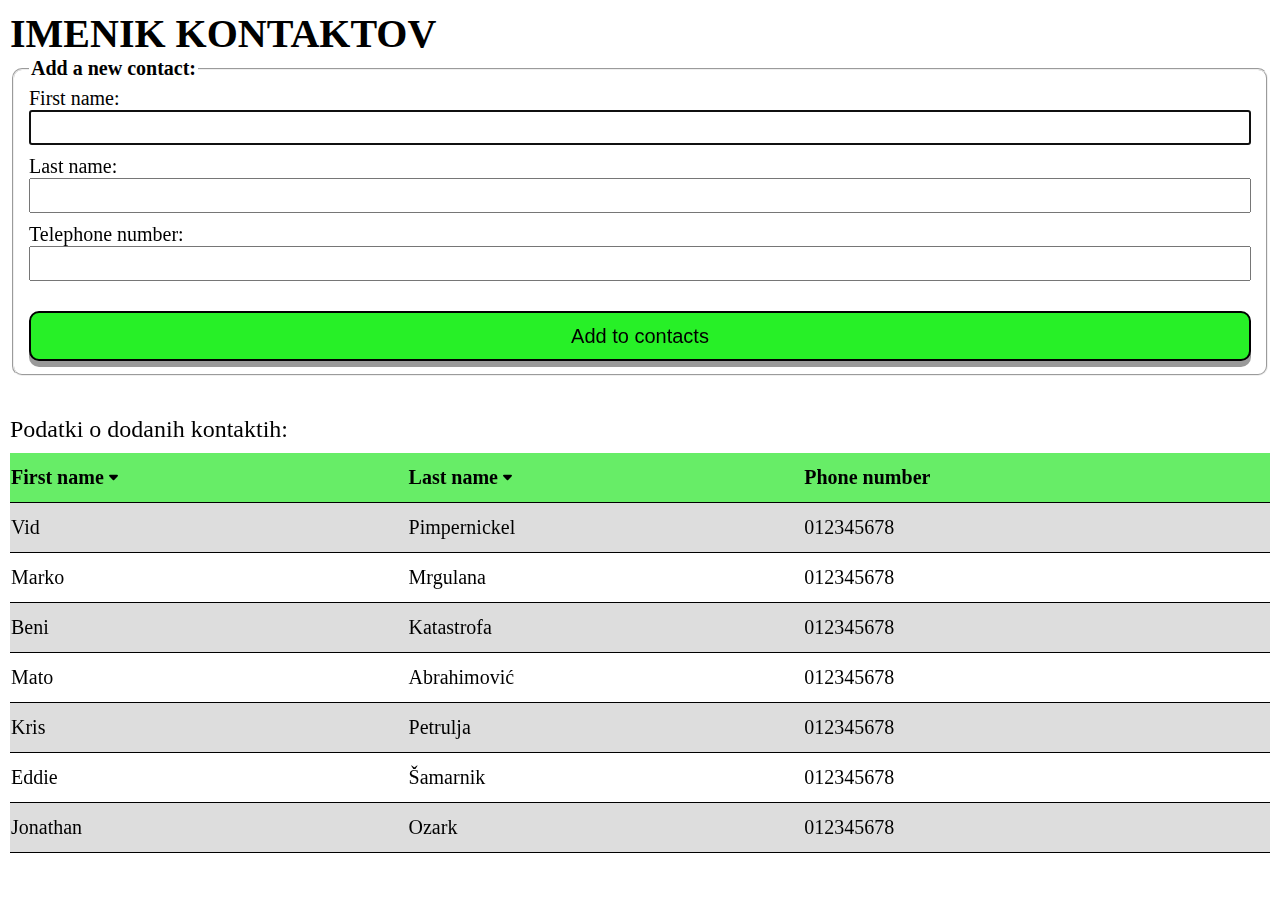
<file: TableSortTest/sort.html>
<!DOCTYPE html>
<html>
  <head>
    <meta charset="UTF-8" />
    <!--<link rel="stylesheet" type="text/css" href="style.css" />-->
    <title>Imenik kontaktov</title>
    <link rel="stylesheet" type="text/css" href="sort.css" />
  </head>

  <body>
    <div id="contacts">
      <h1>IMENIK KONTAKTOV</h1>

      <div id="contact-input">
        <fieldset>
          <legend>Add a new contact:</legend>

          <div class="form-group"> 
            <label for="first">First name: </label>
            <input id="first" type="text" autofocus/>
          </div>

          <div class="form-group">
            <label for="last">Last name: </label>
            <input id="last" type="text"/>
          </div>

          <div class="form-group">
            <label for="telephone">Telephone number: </label>
            <input id="telephone" type="tel" />
          </div>

          <button id="addButton">Add to contacts</button>
        </fieldset>
      </div>

      <div id="table-wrapper">
        <table id="contacts-table">
          <caption>
            Podatki o dodanih kontaktih:
          </caption>
          <tbody>
            <tr>
                <!--data-order is used to determine the order direction of each header-->
                <!--'this' is passed to sortTable function so that the function can access it's caller-->
                <th class="clickable sorter"
                    onclick="sortTable(this, 0)"
                    data-order="ascending"
                >First name<img class="sort-triangle" src="triangle.svg"/></th>
    
                <th class="clickable sorter" 
                    onclick="sortTable(this, 1)" 
                    data-order="ascending"
                >Last name<img class="sort-triangle" src="triangle.svg"/></th>
    
                <th>Phone number</th>
                <!--<th>&nbsp</th>-->
              </tr>
              <tr>
                    <td>Vid</td>
                    <td contenteditable="">Pimpernickel</td>
                    <td>012345678</td>
                </tr>
                <tr>
                    <td>Marko</td>
                    <td>Mrgulana</td>
                    <td>012345678</td>
                </tr>
                <tr>
                    <td>Beni</td>
                    <td>Katastrofa</td>
                    <td>012345678</td>
                </tr>
                <tr>
                    <td>Mato</td>
                    <td>Abrahimović</td>
                    <td>012345678</td>
                </tr>
                <tr>
                    <td>Kris</td>
                    <td>Petrulja</td>
                    <td>012345678</td>
                </tr>
                <tr>
                    <td>Eddie</td>
                    <td>Šamarnik</td>
                    <td>012345678</td>
                </tr>
                <tr>
                    <td>Jonathan</td>
                    <td>Ozark</td>
                    <td>012345678</td>
                </tr>   
          </tbody>
        </table>
      </div>
    </div>

    <script src="sort.js"></script>
  </body>
</html>
</file>
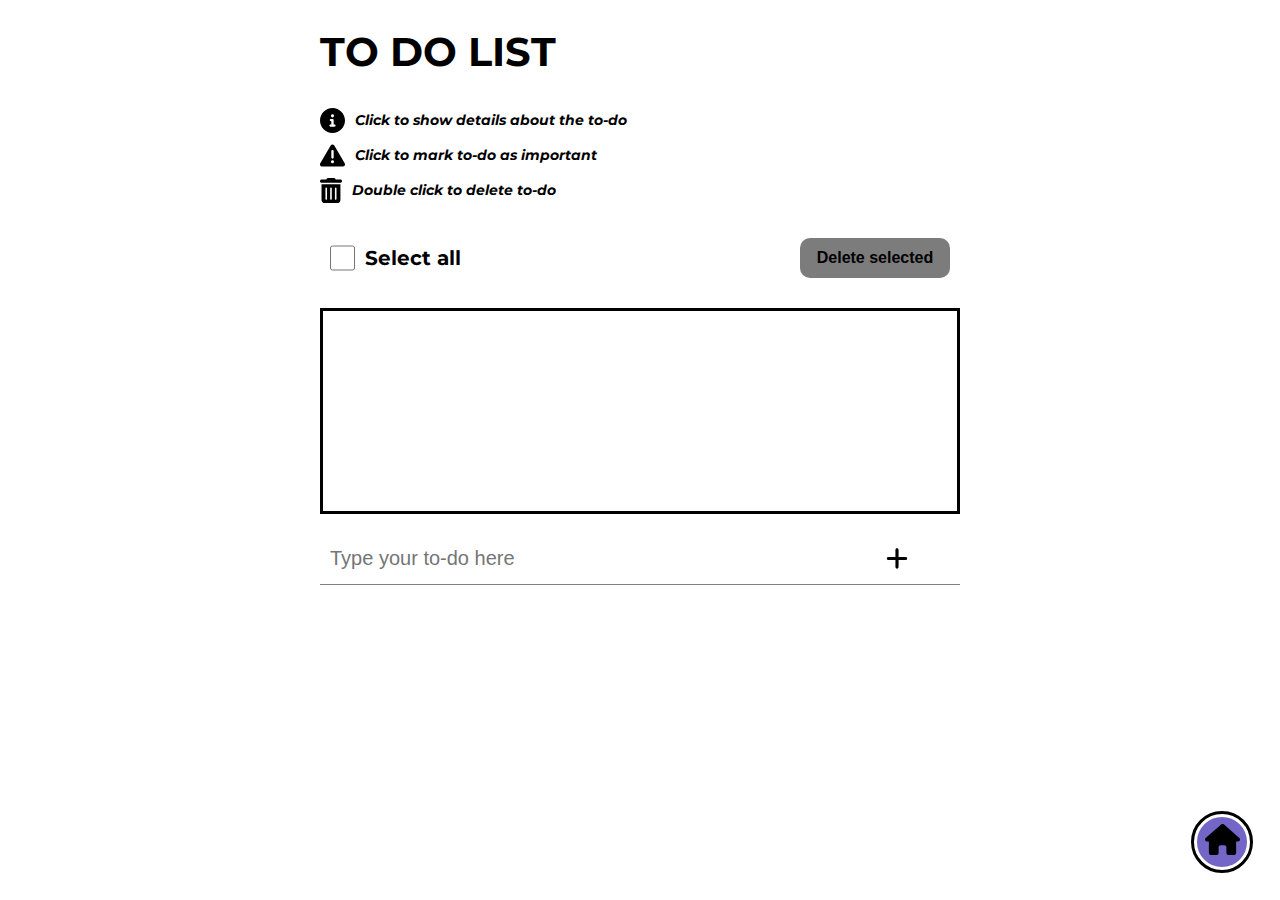
<file: ToDoList/todo.html>
<!DOCTYPE html>
<html lang="en">
  <head>
    <meta charset="UTF-8" />
    <meta http-equiv="X-UA-Compatible" content="IE=edge" />
    <meta name="viewport" content="width=device-width, initial-scale=1.0" />
    <link rel="stylesheet" href="todo.css" />
    <link rel="preconnect" href="https://fonts.googleapis.com">
    <link rel="preconnect" href="https://fonts.gstatic.com" crossorigin>
    <link href="https://fonts.googleapis.com/css2?family=Montserrat:wght@300;400&display=swap" rel="stylesheet">
    <title>To do list</title>
  </head>
  <body>
    <h1>TO DO LIST</h1>

    <div id="icon-legend">
      <div>
        <img src="info-icon.svg" alt="info-icon">
        Click to show details about the to-do
      </div>
      <div>
        <img src="important-icon.svg" alt="important-icon">
        Click to mark to-do as important
      </div>
      <div>
        <img src="trash-icon.svg" alt="delete-icon">
        Double click to delete to-do
      </div>      
    </div>

    <div class="to-do-group">
      <div id="selection-menu">
        <input onclick="selectAll()" id="select-all" type="checkbox"/>
        <label for="select-all">Select all</label>
        <input disabled class="disabled" id="delete-button" type="button" value="Delete selected">      
      </div>
  
      <ul id="list"></ul>
  
      <div id="controls">
        <input id="item-input" type="text" placeholder="Type your to-do here" />
        <button onclick="addItemToList()">
          <img src="plus-icon.svg" alt="Add item to list" />
        </button>
      </div>
  
      <div id="tooltip"></div>
    </div>

    <div id="item-info"></div>

    <div id="warning-background" class="hide">
      <div id="warning-alert">
        <h3>test123</h3>
        <p>
          You already have a to-do like that.
          Are you sure you want to add another one?
        </p>

        <div class="yes-no-group">
          <button id="no-button">No</button>
          <button id="yes-button">Yes</button>          
        </div>

        <div class="ok-group hide">
          <button id="ok-button">OK</button>
        </div>
      </div>
    </div>
    <script src="todo.js"></script>
    <script src="../homeButton.js"></script>
  </body>
</html>
</file>
<file: examples.css>
section.example {
    display: flex;
    flex-wrap: wrap;
    height: auto;
    min-height: 100px;
    margin-top: 50px;
    margin-bottom: 150px;
}

section.example h3 {
    width: 100%;
}

section.example .left,
section.example .right {
    width: 50%;
}

section.example label {
    font-size: 0.9rem;
    display: block;
    margin-bottom: 5px;
}

section.example .select3,
section.example .select3 {
    width: 300px;
    max-width: 300px;
}

section.example .select3 span {
    font-size: 0.8rem;
}

section.example .select3 .inner > span > span {
    position: relative;
    padding-left: 40px;
}

section.example .select3 .inner > span > span img {
    position: absolute;
    top: 5px;
    left: 0;
    width: 30px;
    height: 30px;
    line-height: 40px;
}

section.example p.note {
    max-width: 60%;
    padding: 10px;
    font-size: 0.8rem;
    color: #d10606;
    background: #fffafac9;
}

section.example output {
    display: block;
    width: 100%;
    min-height: 120px;
    height: fit-content;
    max-height: 500px;
    padding: 20px;
    font-size: 0.8rem;
    overflow-y: auto;
    background: var(--light);
    font-family: monospace, sans-serif;
    box-shadow: inset 0 0 5px 5px var(--black);
}
</file>
<file: select3.css>
div.select3 {
    position: relative;
    cursor: pointer;
    display: inline-flex;
    min-width: 180px;
    min-height: 40px;
    line-height: 40px;
    background: #fff;
    overflow: hidden;
    padding-inline: 8px 30px;
    box-sizing: border-box;
}

div.select3 *,
div.select3 *::after,
div.select3 *::before {
    box-sizing: inherit;
}

div.select3::after {
    content: '';
    width: 6px;
    height: 6px;
    position: absolute;
    top: 50%;
    inset-inline-end: 10px;
    transform: translateY(-50%) rotateZ(45deg);
    border-bottom: 2px solid #000;
    border-inline-end: 2px solid #000;
}

div.select3.opened::after {
    transform: translateY(-50%) rotateZ(225deg);
}

div.select3.opened {
    overflow: visible;
}

.select3 .inner {
    position: absolute;
    z-index: 100;
    top: 100%;
    inset-inline-start: 0;
    inset-inline-end: 0;
    background: #fff;
    max-height: 0;
    overflow-x: hidden;
    overflow-y: auto;
}

.select3 .inner.drop-up {
    top: unset;
    bottom: 100%;
    border-top: none;
    border-bottom: 1px solid #000;
}

.select3 > .selected-top {
    width: 100%;
    height: 40px;
    display: block;
    background: #fff;
    border-radius: inherit;
}

.select3 > .placeholder {
    display: block;
    width: 100%;
    height: 40px;
    color: #666;
    line-height: 40px;
    background: #fff;
    overflow: hidden;
    white-space: nowrap;
    text-overflow: ellipsis;
}

.select3.multiple > .placeholder {
    height: 30px;
    line-height: 30px;
}

.select3 .inner div.search-wrapper {
    position: sticky;
    top: 0;
    left: 0;
    right: 0;
    z-index: 1;
    max-width: 100%;
    background: #fff;
}

.select3 .inner input.search {
    width: calc(100% - 20px);
    font-size: 18px;
    height: 32px;
    padding: 3px;
    margin-top: 5px;
    margin-inline-start: 10px;
}

.select3 .inner .placeholder {
    color: #666;
}

.select3 .inner span {
    width: 100%;
    height: 40px;
    display: block;
    text-align: start;
    padding-inline: 10px;
    overflow: hidden;
    white-space: nowrap;
    text-overflow: ellipsis;
}

.select3 .inner .optgroup span {
    padding-inline-start: 25px;
}

.select3 .inner span.no-results {
    min-height: 40px;
    height: fit-content;
    padding-inline: 10px; /* Same as search input margin-inline-start */
    white-space: break-spaces;
}

.select3 .inner span.option-hidden,
.select3 .inner .optgroup.option-hidden {
    display: none;
}

.select3 .inner span:not(.title):hover {
    background: #efefef;
}

.select3 .inner span:not(.title).selected {
    background: #e0e0e0;
}

.select3 .inner span.disabled {
    opacity: 0.7;
    background: #c0c0c0;
    pointer-events: none;
}

/* Multiple select */
.select3.multiple {
    display: flex;
    flex-wrap: wrap;
    row-gap: 8px;
    column-gap: 8px;
    padding-block: 5px;
}

.select3.multiple > .selected-top {
    position: relative;
    display: inline-flex;
    column-gap: 5px;
    width: fit-content;
    height: 28px;
    align-self: center;
    font-size: 14px;
    line-height: 28px;
    border-radius: 10px;
    background: #c6c6c6;
    padding-inline-end: 5px;
}

.select3.multiple > .selected-top b.remove {
    display: inline-block;
    width: 25px;
    height: 100%;
    font-size: 16px;
    line-height: 30px;
    text-align: center;
    padding-inline: 8px 5px;
    transition: 0.3s background;
    border-radius: 10px 0 0 10px;
    border-inline-end: 1px solid gray;
}

.select3.multiple > .selected-top b.remove:hover {
    background: #a6a6a6;
}

.select3.multiple .inner {
    width: 100%;
}

.select3 .inner span.title {
    font-size: 90%;
    font-weight: bold;
    font-style: italic;
    padding-inline-start: 10px;
}
/* Multiple select end */
</file>
<file: methods.css>
article h2 {
    margin-top: 150px;
}

section.method {
    display: flex;
    flex-wrap: wrap;
    column-gap: 20px;
}

section.method div.left,
section.method div.right {
    width: calc(50% - 10px);
}

section.method div.left.code,
section.method div.right.code {
    width: 100%;
}

section.method div.left h3,
section.method div.right h3 {
    margin-top: 80px;
}

section.method label {
    display: block;
    margin-bottom: 10px;
}

section.method output {
    display: block;
    width: 100%;
    min-height: 120px;
    height: fit-content;
    max-height: 500px;
    padding: 20px;
    font-size: 0.8rem;
    overflow-y: auto;
    background: var(--light);
    font-family: monospace, sans-serif;
    box-shadow: inset 0 0 5px 5px var(--black);
}

section.method p.note {
    width: 100%;
    margin-bottom: 5px;
    color: var(--black);
    font-size: 0.8rem;
    font-weight: 700;
}

section.method div.wrapper {
    width: 100%;
    display: block;
}

section.method button {
    width: 40%;
}

article #hover-paragraph {
    height: 100px;
    font-weight: bold;
    line-height: 100px;
}
</file>
<file: PencilSharpener/sharpener.css>
html {
  scroll-behavior: smooth;
}

body {
  margin: 0;
  font-family: "Baloo Bhaijaan 2", cursive;
}

.clickable {
  cursor: pointer;
}

/*-------------------------------
---------------------------------
STYLES UP TO 600px SCREEN WIDTH
---------------------------------
-------------------------------*/
#video-block {
  position: relative;
}

#video-block video {
  width: 100%;
  display: block;
}

#video-block .headline {
  width: 100%;
  height: 60px;
  line-height: 60px;
  background-color: rgba(50, 161, 93, 0.75);
  position: absolute;
  left: 0;
  top: 1em;
  border-top: 3px solid white;
  border-bottom: 3px solid white;
  color: white;
  text-align: center;
}

#video-block .headline p {
  margin: 0;
  font-size: 22px;
}

#video-block #scroll-btn {
  width: 50px;
  height: 50px;
  outline: 3px solid black;
  border: 3px solid white;
  border-radius: 50%;
  position: absolute;
  bottom: 10%;
  left: calc(50% - 28px);
  font-size: 42px;
  text-align: center;
  display: none;
}

#video-block #scroll-btn img {
  width: 35px;
  height: 35px;
  -webkit-user-select: none;
  -moz-user-select: none;
  -ms-user-select: none;
  user-select: none;
}

.images #first {
  background-image: url(Assets/sharpener1.jpg);
}

.images #second {
  background-image: url(Assets/sharpener2.jpg);
}

.images #third {
  background-image: url(Assets/sharpener3.jpg);
}

.images #fourth {
  background-image: url(Assets/sharpener4.jpg);
}

.images .img-description {
  position: relative;
  width: 100%;
  min-height: calc(100vw * 0.5625);
  background-repeat: no-repeat;
  background-size: 100vw;
  border-top: 3px solid black;
}

.images .img-description h1 {
  text-align: center;
  color: white;
  margin: 0;
  height: 1.5em;
  line-height: 1.5em;
  font-size: 30px;
  background-color: rgba(50, 161, 93, 0.75);
}

.images .img-description .img-caption {
  position: absolute;
  left: 0;
  bottom: 2em;
  padding: 0.5em;
  color: white;
  font-size: 18px;
  max-width: 50%;
  border-radius: 0 5px 5px 0;
  border: 1px solid white;
  border-left: none;
  background-color: rgba(50, 161, 93, 0.75);
}

.customer-reviews {
  display: -webkit-box;
  display: -ms-flexbox;
  display: flex;
  -webkit-box-orient: vertical;
  -webkit-box-direction: normal;
  -ms-flex-direction: column;
  flex-direction: column;
  padding-top: 2em;
}

.customer-reviews h1 {
  width: 100%;
  text-align: center;
}

.customer-reviews h1:first-child {
  font-size: 48px;
  line-height: 60px;
  margin-bottom: 0.5em;
}

.customer-reviews .customer {
  width: 100%;
  text-align: center;
  padding: 2em 0;
}

.customer-reviews .customer img {
  height: 250px;
  border-radius: 50%;
  border: 3px solid black;
  background-image: -webkit-gradient(
    linear,
    left top,
    left bottom,
    from(#34ad9e),
    to(#bef3f1)
  );
  background-image: linear-gradient(#34ad9e, #bef3f1);
}

.customer-reviews .customer .customer-name {
  width: 75%;
  margin: 0 auto;
  text-align: left;
  color: #666;
  font-size: 18px;
  font-style: italic;
}

.customer-reviews .customer .caption {
  width: 75%;
  margin: 0 auto;
  padding: 0 10px;
  font-size: 20px;
  font-weight: bold;
  border-radius: 15px;
  border: 2px solid black;
  background-color: #32a15d;
}

.discount-block #first {
  background-color: #8af3b2;
  font-size: 40px;
  font-weight: bold;
}

.discount-block #second {
  background-color: #5bd68a;
}

.discount-block #third {
  background-color: #42bb71;
}

.discount-block #fourth {
  background-color: #32a15d;
}

.discount-block #fifth {
  background-color: #238649;
}

.discount-block p {
  margin: 0;
  padding: 1em;
  font-size: 28px;
  text-align: center;
}

.discount-block p img {
  width: 100%;
}

.discount-block p span {
  font-weight: bold;
  font-style: italic;
}

.discount-block p button {
  display: block;
  margin: 0 auto;
  width: 75%;
  height: 100px;
  font-size: 36px;
  -webkit-box-shadow: 0 8px #666;
  box-shadow: 0 8px #666;
  background-color: #5bd68a;
  border-radius: 10px;
  border: 3px outset white;
  font-weight: bold;
  font-family: "Baloo Bhaijaan 2", cursive;
}

.discount-block p button:hover {
  background-color: #49af70;
}

.discount-block p button:active {
  -webkit-box-shadow: 0 5px #414141;
  box-shadow: 0 5px #414141;
  background-color: #2a7c49;
  -webkit-transform: translateY(3px);
  transform: translateY(3px);
}

#order-form {
  display: none;
  padding: 1em 2em;
  font-size: 18px;
  color: white;
  background-color: #1a703b;
}

#order-form label {
  font-weight: bold;
}

#order-form input:not([type="radio"]) {
  width: calc(100% - 2em);
  margin: 0 auto 1em;
  height: 30px;
  padding: 0.2em 1em;
  font-size: 20px;
}

#order-form input:not([type="radio"])::-webkit-input-placeholder {
  font-size: 18px;
  font-style: italic;
}

#order-form input:not([type="radio"]):-ms-input-placeholder {
  font-size: 18px;
  font-style: italic;
}

#order-form input:not([type="radio"])::-ms-input-placeholder {
  font-size: 18px;
  font-style: italic;
}

#order-form input:not([type="radio"])::placeholder {
  font-size: 18px;
  font-style: italic;
}

#order-form #postcode::-webkit-outer-spin-button,
#order-form #postcode::-webkit-inner-spin-button {
  -webkit-appearance: none;
}

#order-form input[type="number"] {
  -moz-appearance: textfield;
}

#order-form p {
  border-top: 3px solid white;
  margin: 0.5em 0 0 0;
  padding-top: 0.5em;
  font-size: 32px;
}

#order-form #submit {
  height: 3em;
  width: 50%;
  margin: 1.5em 0 0 0;
  font-weight: bold;
  font-size: 24px;
  background-color: #5bd68a;
  border: 3px outset white;
  border-radius: 5px;
  -webkit-box-shadow: 0 6px #666;
  box-shadow: 0 6px #666;
}

#order-form #submit:hover {
  background-color: #49af70;
}

#order-form #submit:active {
  -webkit-box-shadow: 0 5px #414141;
  box-shadow: 0 5px #414141;
  background-color: #2a7c49;
  -webkit-transform: translateY(3px);
  transform: translateY(3px);
}

/*-------------------------------
---------------------------------
STYLES FROM 600 to 799px WIDTH
---------------------------------
-------------------------------*/
@media (min-width: 600px) {
  #video-block .headline {
    top: 2em;
    height: 100px;
    line-height: 100px;
  }
  #video-block .headline p {
    font-size: 30px;
  }
  .images .img-description h1 {
    font-size: 36px;
    height: 2em;
    line-height: 2em;
  }
  .images .img-description .img-caption {
    font-size: 24px;
  }
  .discount-block p img {
    width: 80%;
    display: block;
    margin: 0 auto;
  }
  .discount-block p button {
    width: 60%;
  }
  #order-form input:not([type="radio"]) {
    width: 80%;
  }
  #order-form input#creditcard + label {
    margin-right: 5em;
  }
  #order-form #submit {
    max-width: 40%;
  }
}

/*-------------------------------
---------------------------------
STYLES FROM 800 to 999px WIDTH
---------------------------------
-------------------------------*/
@media (min-width: 800px) {
  .customer-reviews .customer .customer-name,
  .customer-reviews .customer .caption {
    width: 40%;
  }
  .discount-block #first {
    font-size: 48px;
  }
  .discount-block p {
    font-size: 36px;
  }
  .discount-block p img {
    width: 65%;
  }
  .discount-block p button {
    width: 50%;
    font-size: 42px;
  }
  #order-form {
    text-align: center;
  }
  #order-form input:not([type="radio"]) {
    width: 60%;
    text-align: center;
  }
  #order-form #submit {
    max-width: 30%;
    margin: 1.5em auto 0.5em auto;
  }
}

/*-------------------------------
---------------------------------
STYLES FROM 1000 to 1199px WIDTH
---------------------------------
-------------------------------*/
@media (min-width: 1000px) {
  #video-block .headline p {
    font-size: 42px;
  }
  .images .img-description .img-caption {
    font-size: 30px;
    bottom: 3em;
  }
  .customer-reviews {
    -webkit-box-orient: horizontal;
    -webkit-box-direction: normal;
    -ms-flex-direction: row;
    flex-direction: row;
    -ms-flex-wrap: wrap;
    flex-wrap: wrap;
  }
  .customer-reviews .customer {
    width: 50%;
  }
  .customer-reviews .customer .caption {
    width: 80%;
  }
  .discount-block p img {
    width: 50%;
  }
  .discount-block p button {
    width: 40%;
    height: 120px;
    font-size: 46px;
  }
  #order-form input:not([type="radio"]) {
    width: 40%;
  }
  #order-form #submit {
    font-size: 30px;
  }
}

/*-------------------------------
---------------------------------
STYLES FROM 1200 to 1399px WIDTH
---------------------------------
-------------------------------*/
@media (min-width: 1200px) {
  .images .img-description .img-caption {
    font-size: 36px;
    padding: 0.5em 1em;
    border-radius: 0 10px 10px 0;
  }
  .customer-reviews {
    -webkit-box-orient: horizontal;
    -webkit-box-direction: normal;
    -ms-flex-direction: row;
    flex-direction: row;
    -ms-flex-wrap: wrap;
    flex-wrap: wrap;
  }
  .customer-reviews .customer {
    width: 50%;
  }
  .customer-reviews .customer .customer-name,
  .customer-reviews .customer .caption {
    width: 70%;
  }
}

/*-------------------------------
---------------------------------
STYLES FROM 1400 to 1599px WIDTH
---------------------------------
-------------------------------*/
@media (min-width: 1400px) {
  #order-form input:not([type="radio"]) {
    width: 35%;
  }
}

/*-------------------------------
---------------------------------
STYLES FROM 1600 to 1799px WIDTH
---------------------------------
-------------------------------*/
@media (min-width: 1600px) {
  #video-block #scroll-btn {
    display: block;
  }
  #video-block .headline {
    height: 130px;
    line-height: 130px;
  }
  #video-block .headline p {
    font-size: 60px;
  }
  .customer-reviews {
    height: 100vh;
  }
  .customer-reviews .customer {
    width: 25%;
  }
  .customer-reviews .customer .customer-name,
  .customer-reviews .customer .caption {
    width: 85%;
  }
}

/*-------------------------------
---------------------------------
STYLES FROM 1800px WIDTH AND ABOVE  
---------------------------------
-------------------------------*/
@media (min-width: 1800px) {
  #video-block video {
    height: 100vh;
    -o-object-fit: fill;
    object-fit: fill;
  }
  .images .img-description {
    background-attachment: fixed;
    background-repeat: no-repeat;
    background-size: 100vw;
    background-position: bottom;
    min-height: unset;
    height: 100vh;
  }
}
/*# sourceMappingURL=sharpener.css.map */
</file>
<file: Quiz/quiz.css>
:root {
    --confirm-color: #75e11a;
    --confirm-color-dark: #69ce17;
}

html {
    font-size: 20px;
    font-family: 'Open Sans', sans-serif;
    box-sizing: border-box;
}

*, *::after, *::before {
    box-sizing: inherit;
}

body h1 {
    text-align: center;
    margin-bottom: 0;
    font-size: 1.5rem;
}

body a {
    width: 100%;
    text-align: center;
    display: block;
    font-size: 1.5rem;
    font-weight: bold;
    text-align: center;
    color: #b80bb8;
    word-break: break-all;
}

.hide {
    display: none !important;
}

.container {
    max-width: 800px;
    margin: 0 auto;
    padding-inline: 20px;
}

#quiz-options {
    display: flex;
    flex-direction: column;
    flex-wrap: nowrap;
    margin: 100px auto 0;
    padding-block: 10px;
    align-items: flex-start;
    justify-content: space-evenly;
    font-size: 1.1rem;
}

#quiz-options .option {
    width: 100%;
    font-size: inherit;
    margin-block: 10px;
}

#quiz-options .option label {
    display: block;
    margin-block: 5px;
    font-weight: bold;
    font-size: 1.2rem;
}

.option input[type="number"] {
    width: 100%;
    height: 50px;
    font-size: 1.5rem;
    text-align: center;
}

.option select {
    height: 50px;
    line-height: 50px;
    padding-block: 5px;
    font-size:inherit;
    width: 100%;
}

#quiz {
    border-top: 3px solid black;
    padding: 1rem;
}

#question {
    margin: 0 auto;
    font-size: 1.3rem;
}

.form-group {
    display: flex;
    min-height: 50px;
    line-height: 25px;
    padding-block: 0.5rem;
    align-items: center;
    padding-left: 10px;
}

.form-group input {
    display: block;
    margin: 0;
    width: 5%;
    align-self: center;
    height: 20px;
    margin-right: 10px;
}

.answer {
    width: 95%;
    padding-inline: 1em;
    font-size: 1rem;
}

#warning {
    background-color: #ff3f3b;
    line-height: 25px;
    padding: 15px;
    font-size: 1rem;
    font-weight: bold;
    margin-block: 10px;
}

.controls {
    display: block;
    margin-right: auto;
    width: 200px;
    height: 60px;
    font-size: 1.2rem;
    background-color: #75e11a;
    cursor: pointer;
    border-radius: 5px;
    box-shadow: 0 6px #666;
    border: 2px solid black;
    margin-top: 20px;
}

.controls:hover {
    background-color: var(--confirm-color-dark);
}

.controls:active {
    box-shadow: 0 3px #333;
    transform: translateY(3px);
}

#start-btn, #results-btn {
    margin: 0 auto;
}
</file>
<file: Restaurant/BasicStyles/basic.css>
body {
  margin: 0;
}

nav {
  background-color: #4bcc8e;
  border-bottom: 5px solid #cc4b89;
  -webkit-box-orient: horizontal;
  -webkit-box-direction: normal;
      -ms-flex-direction: row;
          flex-direction: row;
  -ms-flex-wrap: wrap;
      flex-wrap: wrap;
}

nav .logo {
  width: 20%;
}

nav .logo img {
  width: 70px;
  height: 70px;
  cursor: pointer;
}

nav .slogan {
  width: 80%;
  text-align: center;
  font-size: 42px;
  font-family: "Pacifico", cursive;
}

nav .links {
  width: 100%;
  padding: .5em 0 0 0;
  margin-top: .25em;
  -webkit-box-orient: horizontal;
  -webkit-box-direction: normal;
      -ms-flex-direction: row;
          flex-direction: row;
  -ms-flex-wrap: wrap;
      flex-wrap: wrap;
  border-top: 2px solid black;
  font-size: 24px;
  font-family: "Bakbak One", cursive;
}

nav .links a {
  text-decoration: none;
  color: black;
  width: 100%;
  cursor: pointer;
}

nav .links a:hover {
  color: white;
  -webkit-transition-duration: .4s;
          transition-duration: .4s;
}

footer {
  font-family: "Bakbak One", cursive;
  background-color: #cc4b89;
  font-size: 18px;
  border-top: 5px solid black;
  -webkit-box-orient: horizontal;
  -webkit-box-direction: normal;
      -ms-flex-direction: row;
          flex-direction: row;
  -ms-flex-wrap: wrap;
      flex-wrap: wrap;
}

footer i {
  font-style: normal;
}

footer a {
  width: 100%;
  height: 100%;
  color: black;
  text-decoration: none;
  cursor: pointer;
}

footer a:hover {
  color: white;
  -webkit-transition-duration: 0.4s;
          transition-duration: 0.4s;
}

footer .site-links {
  width: 100%;
  margin-bottom: 20px;
}

footer .site-links p {
  margin: 0.5em 0;
}

footer .site-links p:first-child {
  font-size: 24px;
}

footer .follow-us {
  width: 100%;
  border-top: 0.5px solid white;
}

footer .follow-us p {
  margin: 0.5em 0;
  line-height: 50px;
  margin: 0.5em 0;
}

footer .follow-us p:first-child {
  font-size: 24px;
}

footer .follow-us p img {
  width: 50px;
  height: 50px;
  margin-left: 25px;
  cursor: pointer;
}

footer .copyright, footer .address, footer .contact {
  font-size: 24px;
  font-style: italic;
  margin-bottom: 0.75em;
  width: 100%;
}

footer .copyright span, footer .address span, footer .contact span {
  color: white;
}

@media (min-width: 600px) {
  nav .logo {
    width: 30%;
  }
  nav .logo img {
    width: 120px;
    height: 120px;
  }
  nav .slogan {
    width: 70%;
    -ms-flex-item-align: center;
        -ms-grid-row-align: center;
        align-self: center;
    font-size: 48px;
    text-align: left;
  }
  nav .links {
    margin-top: 15px;
  }
  nav .links a {
    width: 50%;
  }
  footer .site-links {
    width: 50%;
    line-height: 35px;
  }
  footer .follow-us {
    width: 50%;
    border: none;
  }
  footer .follow-us p {
    line-height: 35px;
  }
  footer .follow-us p img {
    width: 35px;
    height: 35px;
  }
}

@media (min-width: 800px) {
  nav .logo {
    width: 20%;
  }
  nav .slogan {
    width: 80%;
    font-size: 60px;
    text-align: center;
  }
  nav .links a {
    width: 25%;
  }
}

@media (min-width: 1000px) {
  nav .logo img {
    width: 135px;
    height: 135px;
  }
  nav .links {
    -webkit-box-pack: center;
        -ms-flex-pack: center;
            justify-content: center;
  }
  nav .links a {
    width: 20%;
  }
}

@media (min-width: 1200px) {
  nav .logo img {
    width: 150px;
    height: 150px;
  }
  nav .slogan {
    font-size: 70px;
  }
  nav .links {
    padding: .5em 0 0 0;
  }
}

@media (min-width: 1200px) {
  nav .links a {
    width: 15%;
  }
}

.container {
  max-width: 100%;
  padding: 1em 2em;
  display: -webkit-box;
  display: -ms-flexbox;
  display: flex;
}
/*# sourceMappingURL=basic.css.map */
</file>
<file: Restaurant/Styles/home.css>
.main-home {
  padding: 0;
  -ms-flex-wrap: wrap;
      flex-wrap: wrap;
  -webkit-box-orient: vertical;
  -webkit-box-direction: normal;
      -ms-flex-direction: column;
          flex-direction: column;
}

.main-home #img1 {
  background-image: url(../Imgs/pizza1.jpg);
}

.main-home #img2 {
  background-image: url(../Imgs/pizza2.jpg);
}

.main-home #img3 {
  background-image: url(../Imgs/pizza3.jpg);
}

.main-home #img3 #second {
  visibility: hidden;
}

.main-home #img4 {
  background-image: url(../Imgs/pizza4.jpg);
}

.main-home #img5 {
  background-image: url(../Imgs/pizza5.jpg);
  display: none;
}

.main-home .block {
  width: 100%;
  position: relative;
  background-size: contain;
  -webkit-box-shadow: white 0px 10px 20px inset;
          box-shadow: white 0px 10px 20px inset;
}

.main-home .block img {
  width: 100%;
  height: 100%;
  display: block;
  visibility: hidden;
}

.main-home .block .text {
  position: absolute;
  width: 100%;
  height: 100px;
  background: #4bcc8e;
  line-height: 100px;
  text-align: center;
  font-size: 30px;
  font-family: "Pacifico", cursive;
  bottom: -50px;
  z-index: 100;
}

@media (min-width: 800px) {
  .main-home {
    -webkit-box-orient: horizontal;
    -webkit-box-direction: normal;
        -ms-flex-direction: row;
            flex-direction: row;
  }
  .main-home .block .text {
    font-size: 36px;
  }
  .main-home #img1 .text {
    width: 200%;
  }
  .main-home #img2 .text {
    visibility: hidden;
  }
  .main-home #img3 #first {
    visibility: hidden;
  }
  .main-home #img3 #second {
    visibility: visible;
    width: 200%;
  }
  .main-home #img5 {
    display: block;
    width: 100%;
  }
  .main-home #img5 .text {
    bottom: 0;
  }
  .main-home .block {
    width: 50%;
  }
}

@media (min-width: 1200px) {
  .main-home .block .text {
    font-size: 42px;
  }
}

@media (min-width: 1400px) {
  .main-home .block .text {
    font-size: 48px;
    height: 120px;
    line-height: 120px;
    bottom: -60px;
  }
  .main-home #img5 {
    height: 100vh;
    background-size: cover;
    background-position: bottom;
    background-repeat: no-repeat;
  }
}
/*# sourceMappingURL=home.css.map */
</file>
<file: Restaurant/Styles/suppliers.css>
.main-suppliers {
  padding: 1em;
  display: -webkit-box;
  display: -ms-flexbox;
  display: flex;
  -webkit-box-orient: vertical;
  -webkit-box-direction: normal;
      -ms-flex-direction: column;
          flex-direction: column;
  background-color: #cc5c4b;
}

.main-suppliers .supplier {
  background-color: #eb9f1a;
  padding: 1em;
  max-width: 100%;
  border-radius: 5px;
  margin-bottom: 2em;
  border: 4px ridge #eb9f1a;
}

.main-suppliers .supplier .supply {
  font-size: 36px;
  font-family: "Pacifico", cursive;
}

.main-suppliers .supplier .supplier-info {
  display: -webkit-box;
  display: -ms-flexbox;
  display: flex;
  -webkit-box-orient: vertical;
  -webkit-box-direction: normal;
      -ms-flex-direction: column;
          flex-direction: column;
}

.main-suppliers .supplier .supplier-info .address {
  font-family: "Bakbak One", cursive;
}

.main-suppliers .supplier .supplier-info .address p {
  margin: 0.5em 0;
}

.main-suppliers .supplier .supplier-info img {
  width: 100%;
  border-radius: 10px;
}

.main-suppliers .thanks {
  font-family: "Dancing Script", cursive;
  font-size: 2em;
  padding: 0.5em;
  border: 4px ridge #eb9f1a;
  background-color: #eb9f1a;
  border-radius: 10px;
  text-align: center;
}

.main-suppliers .thanks span {
  font-size: 1.2em;
  text-align: center;
  font-weight: 700;
  display: block;
  margin-top: 0.5em;
}

@media (min-width: 800px) {
  .main-suppliers {
    -webkit-box-orient: horizontal;
    -webkit-box-direction: normal;
        -ms-flex-direction: row;
            flex-direction: row;
    -ms-flex-wrap: wrap;
        flex-wrap: wrap;
    -webkit-box-pack: justify;
        -ms-flex-pack: justify;
            justify-content: space-between;
  }
  .main-suppliers .supplier {
    padding: 1em 1.5em;
    width: calc(50% - 3.5em - 8px);
  }
  .main-suppliers .thanks {
    width: 100%;
  }
}
/*# sourceMappingURL=suppliers.css.map */
</file>
<file: TableSortTest/sort.css>
html {
    box-sizing: border-box;
    font-size: 20px;
}

*, *::after, *::before {
    box-sizing: inherit;
}

body {
    margin: 0;
}

p, h1, h2, h3, h4, h5, h6 {
    margin: 0;
}

button, input[type="button"], input[type="submit"] {
    cursor: pointer;
}

.clickable {
    cursor: pointer;
}

#contacts {
    padding: 0.5rem;
}

#contact-input fieldset {
    border-radius: 10px;
}

#contact-input fieldset legend {
    font-weight: bold;
}

#contact-input .form-group {
    margin-bottom: 0.5rem;
}

#contact-input .form-group label {
    width: 100%;
    display: block;
}

#contact-input .form-group input {
    width: 100%;
    height: 35px;
    line-height: 35px;
    font-size: 1rem;
    display: block;
}

#contact-input #addButton {
    width: 100%;
    height: 50px;
    margin-top: 1rem;
    font-size: 1rem;
    border-radius: 10px;
    border: 2px solid black;
    background-color: rgb(39, 240, 39);
    box-shadow: 0px 6px #999;
}

#contact-input #addButton:active {
    transform: translateY(2px);
    box-shadow: 0px 4px #333;
}

#table-wrapper {
    margin-top: 2rem;
}

#contacts-table {
    border-collapse: collapse;
    width: 100%;
}

#contacts-table caption {
    text-align: left;
    font-size: 1.2rem;
    margin-bottom: 0.5rem;
}

#contacts-table tr {
    text-align: left;
    border-bottom: 1px solid black;
    height: 50px;
    width: 100%;
}

#contacts-table tr:first-of-type {
    background-color: rgb(103, 237, 103);
}

#contacts-table tr:nth-of-type(even) {background-color: #ddd}

#contacts-table tr td, #contacts-table tr th {
    text-overflow: ellipsis;
    max-width: fit-content;
}

#contacts-table #name-header {
    position: relative;
}

#contacts-table .sorter .sort-triangle {
    height: 15px;
    margin-left: 5px;
}

#contacts-table .sorter .sort-triangle.reverse {
    transform: translateY(2px) rotateZ(180deg);
}
</file>
<file: ToDoList/todo.css>
html {
  font-size: 20px;
}

body {
  margin: 1rem;
  font-family: 'Montserrat', sans-serif;
}

@media(min-width: 1000px) {
  body {
    max-width: 50%;
    margin: 0 auto;
  }
}

.hide {
  display: none;
}

.show {
  display: block;
}

#icon-legend div {
  display: flex;
  padding-block: 5px;
  height: 25px;
  line-height: 25px;
  font-size: 0.7rem;
  font-style: italic;
  font-weight: bold;
}

#icon-legend img {
  height: 25px;
  margin-right: 10px;
}

#selection-menu {
  margin-block: 1.5rem;
  display: flex; 
  height: 40px;
  line-height: 40px;
  padding-left: 0.5rem;
}

#selection-menu input {
  display: block;
  width: 25px;
  height: 100%;
  padding-inline: 0.25rem;
  margin: 0 0.5rem 0 0;
}

#selection-menu #delete-button {
  width: 150px;
  margin-left: auto;
  margin-left: auto;
  background: #e33939;
  border: none;
  border-radius: 10px;
  color: black;
  font-weight: bold;
  font-size: 0.8rem;
  box-shadow: 0px 3px 5px #333;
  transition-duration: 0.3s;
  transition-property: color;
}

#selection-menu #delete-button:hover {
  color: white;
}

#selection-menu #delete-button:active {
  transform: translateY(3px);
  box-shadow: 0px 6px 5px #333;
}

#selection-menu #delete-button.disabled {
  background: #7c7c7c;
  box-shadow: none;
}

#selection-menu #delete-button.disabled:hover {
  color: black;
}

#selection-menu #delete-button.disabled:active {
  transform: translateY(0px);
  box-shadow: unset;
}

#selection-menu label {
  font-weight: bold;
}

#tooltip {
  visibility: hidden;
  position: fixed;
  font-size: 14px;
  width: 150px;
  line-height: 25px;
  background: #f02e51;
  border: 1px solid black;
  border-radius: 3px;
  padding-inline: 10px;
  font-weight: bold;
}

#item-info {
  visibility: hidden;
  position: fixed;
  font-size: 14px;
  line-height: 25px;
  border-radius: 3px;
  background: #ffd1a1;
  border: 1px solid black;
  padding-inline: 10px;
  font-weight: bold;
  white-space: pre-line;
}

#warning-background {
  position: absolute;
  top: 0;
  left: 0;
  z-index: 10000;
  background-color: rgba(0,0,0, 0.75);
  width: 100%;
  height: 100%;
}

#warning-alert {
  user-select: none;
  min-width: calc(350px - 2rem);
  max-width: 400px;
  height: fit-content;
  background: #f99d32;
  border-radius: 10px;
  padding: 1rem;
  display: inherit;
  position: fixed;
  border: 3px solid white;
  outline: 3px solid black;

  /* Perfect centering */
  margin-inline: auto;
  margin-block: auto;
  left: 0;
  right: 0;
  top: 0;
  bottom: 0;
}

#warning-alert h3 {
  margin: 0;
  font-size: 1.2rem;
  white-space: nowrap;
}

#warning-alert p {
  font-size: 1.1rem;
}

#warning-alert div {text-align: right}

#warning-alert button {
  padding: 0;
  width: 80px;
  height: 40px;
  font-size: 1rem;
  font-weight: bold;
  margin-inline: 0.3rem;
  border: 2px solid black;
  border-radius: 8px;
  transition-duration: 0.2s;
  transition-property: box-shadow;
}

#warning-alert button:hover {
  filter: brightness(1.2);
  box-shadow: 2px 4px 6px black;
}

#warning-alert button:active {
  transform: translateY(3px);
}

#warning-alert #yes-button {
  background-color: #de356d;
}

#list {
  position: relative;
  padding: 0;
  border: 3px solid black;
  list-style-position: inside;
  min-height: 200px;
  list-style-type: none;
}

#list li {
  /* 48px so that with the border one item is 50px tall */
  height: 48px;
  line-height: 48px;
  background: #73e7ff;
  display: flex;
  padding-left: 0.5rem;
  padding-right: 1rem;
  border-bottom: 2px solid black;
}

#list li:nth-of-type(2n) {
  background: #28dbff;
}

#list li input {
  margin: 0;
  width: 25px;
  height: 100%;
  display: block;
}

#list li .text {
    flex-basis: 40%;
    white-space: nowrap;
    overflow: hidden;
    text-overflow: ellipsis;
    flex-grow: 1;
    padding-left: 1rem;
}

#list li .marked-as-complete {
  text-decoration: line-through;
}

#list li.important {
  font-weight: bold;
  font-size: 1.5rem;
  background: #006aed;
}

#list li img {
  height: 25px;
  max-height: 100%;
  align-self: center;
  margin-inline: 0.25rem;
  cursor: pointer;
  user-select: none;

  /* 12.5px because the parent is 50px high, from that 
     you subtract 25px for the height, the remaining
     25px you split between top and bottom padding
     in order to center the image vertically*/
  padding: 12.5px 0;
}

#list li img:hover {
  /* Changes icon color from black to white*/
  filter: invert(100%);
  transition-duration: 0.4s;
}

/* Used to turn the important-icon a 
   specific shade of yellow when it is clicked.
   The below link generates a filter for a specific color
   ---https://codepen.io/sosuke/pen/Pjoqqp---*/
.important-icon-selected {
  filter : invert(83%) sepia(89%) saturate(434%) hue-rotate(357deg) brightness(106%) contrast(102%);
}

#controls {
  width: 100%;
  padding: 0;
  height: 50px;
  display: flex;
  border-bottom: 1px solid gray;
}

#controls input {
  border: none;
  padding: 0;
  padding-left: 0.5rem;
  height: 100%;
  flex: 4;
  font-size: 1rem;
}

#controls input::placeholder {
  font-size: 1rem;
  user-select: none;
}

/* Used when user tries to add an empty to-do */
#controls input.empty::placeholder {
  color: white;
  font-size: 0.9rem;
  font-weight: bold;
}

#controls input:focus {
  outline: none;
}

#controls button {
  height: 100%;
  padding: 0;
  flex: 1;
  border: none;
  cursor: pointer;
  background: transparent;
  line-height: 0;
}

#controls button:hover {
  background: #999;
  transition-duration: 0.4s;
}

#controls button img {
  height: 25px;
  max-height: 100%;
}
</file>
<file: styles.css>
:root {
    --black: #27374D;
    --dark: #526D82;
    --light: #9DB2BF;
    --white: #DDE6ED;
    --funky: #9299b2;
}

/* -------RESETS------- */
html {
    overflow-x: hidden;
    background: #F6FBFD;
    box-sizing: border-box;
    scroll-behavior: smooth;
    font-size: 20px;
    font-family: Roboto, sans-serif;
}

body {
    margin: 0;
    overflow: hidden;
    min-height: 100vh;
    padding-bottom: 200px;
    background: var(--funky);
}

*, *::after, *::before {
    color: inherit;
    box-sizing: inherit;
    font-family: inherit;
}

a, a:visited {
    cursor: pointer;
    text-decoration: none;
}

fieldset {
    min-width: 0;
}

button {
    border: none;
    outline: none;
    cursor: pointer;
}

img {
    max-width: 100%;
    max-height: 100%;
}
/* -------RESETS END------- */

header {
    width: 100%;
    padding: 40px;
    background: var(--black);
}

header nav {
    display: flex;
    column-gap: 40px;
    justify-content: center;
}

header nav a {
    position: relative;
    font-size: 1rem;
    color: var(--white);
    filter: drop-shadow(0 0 0 transparent);
    transition: 0.3s filter;
}

header nav a:hover {
    filter: drop-shadow(0 0 2px var(--white));
}

article {
    width: 1500px;
    max-width: 100%;
    margin: 60px auto 0;
    padding-inline: 40px;
}

article h1 {
    color: var(--black);
    font-size: 2rem;
    line-height: 1.6;
}

article h2 {
    color: var(--black);
    font-size: 1.2rem;
    line-height: 1.6;
}

article h3 {
    color: var(--black);
    font-size: 1rem;
    line-height: 1.4;
}

table {
    width: 100%;
    margin: 0 auto;
    border-collapse: collapse;
    border: 1px solid var(--black);
}

table thead {
    background: var(--light);
    border: 2px solid var(--black);
}

table th {
    color: var(--black);
    padding: 10px;
    text-align: start;
}

table tbody {
    border: 2px solid var(--black);
}

table td {
    color: var(--black);
    padding: 10px;
    border: 2px solid var(--black);
}

table td:nth-child(1),
table td:nth-child(2),
table td:nth-child(3) {
    white-space: nowrap;
}

table td::selection {
    color: var(--white);
    background: var(--black);
}

table td a:hover {
    text-decoration: underline;
}

code {
    color: var(--white);
    font-size: 0.9rem;
    line-height: 1.8;
    padding: 3px 8px;
    white-space: nowrap;
    background: var(--black);
    font-family: monospace, sans-serif;
}

code.red {
    color: #d10606;
    background: #fffafac9;
}

code::selection {
    color: var(--black);
    background: var(--white);
}

code.red::selection {
    color: #ffffffcc;
    background: #a10303;
}

code.result {
    font-style: italic;
}

code.red.result {
    background: var(--white);
}

div.select3 {
    width: fit-content;
    max-width: 500px;
}

div.select3 .inner span,
div.select3 span.selected-top {
    font-size: 0.8rem;
}

button,
.button {
    height: 50px;
    line-height: 50px;
    margin: 30px 0;
    padding: 0 20px;
    font-size: 20px;
    color: var(--white);
    background: var(--dark);
    font-family: monospace, sans-serif;
    box-shadow: inset 0 0 3px 3px var(--black);
}

button:active {
    transform: translateY(3px);
}
</file>
